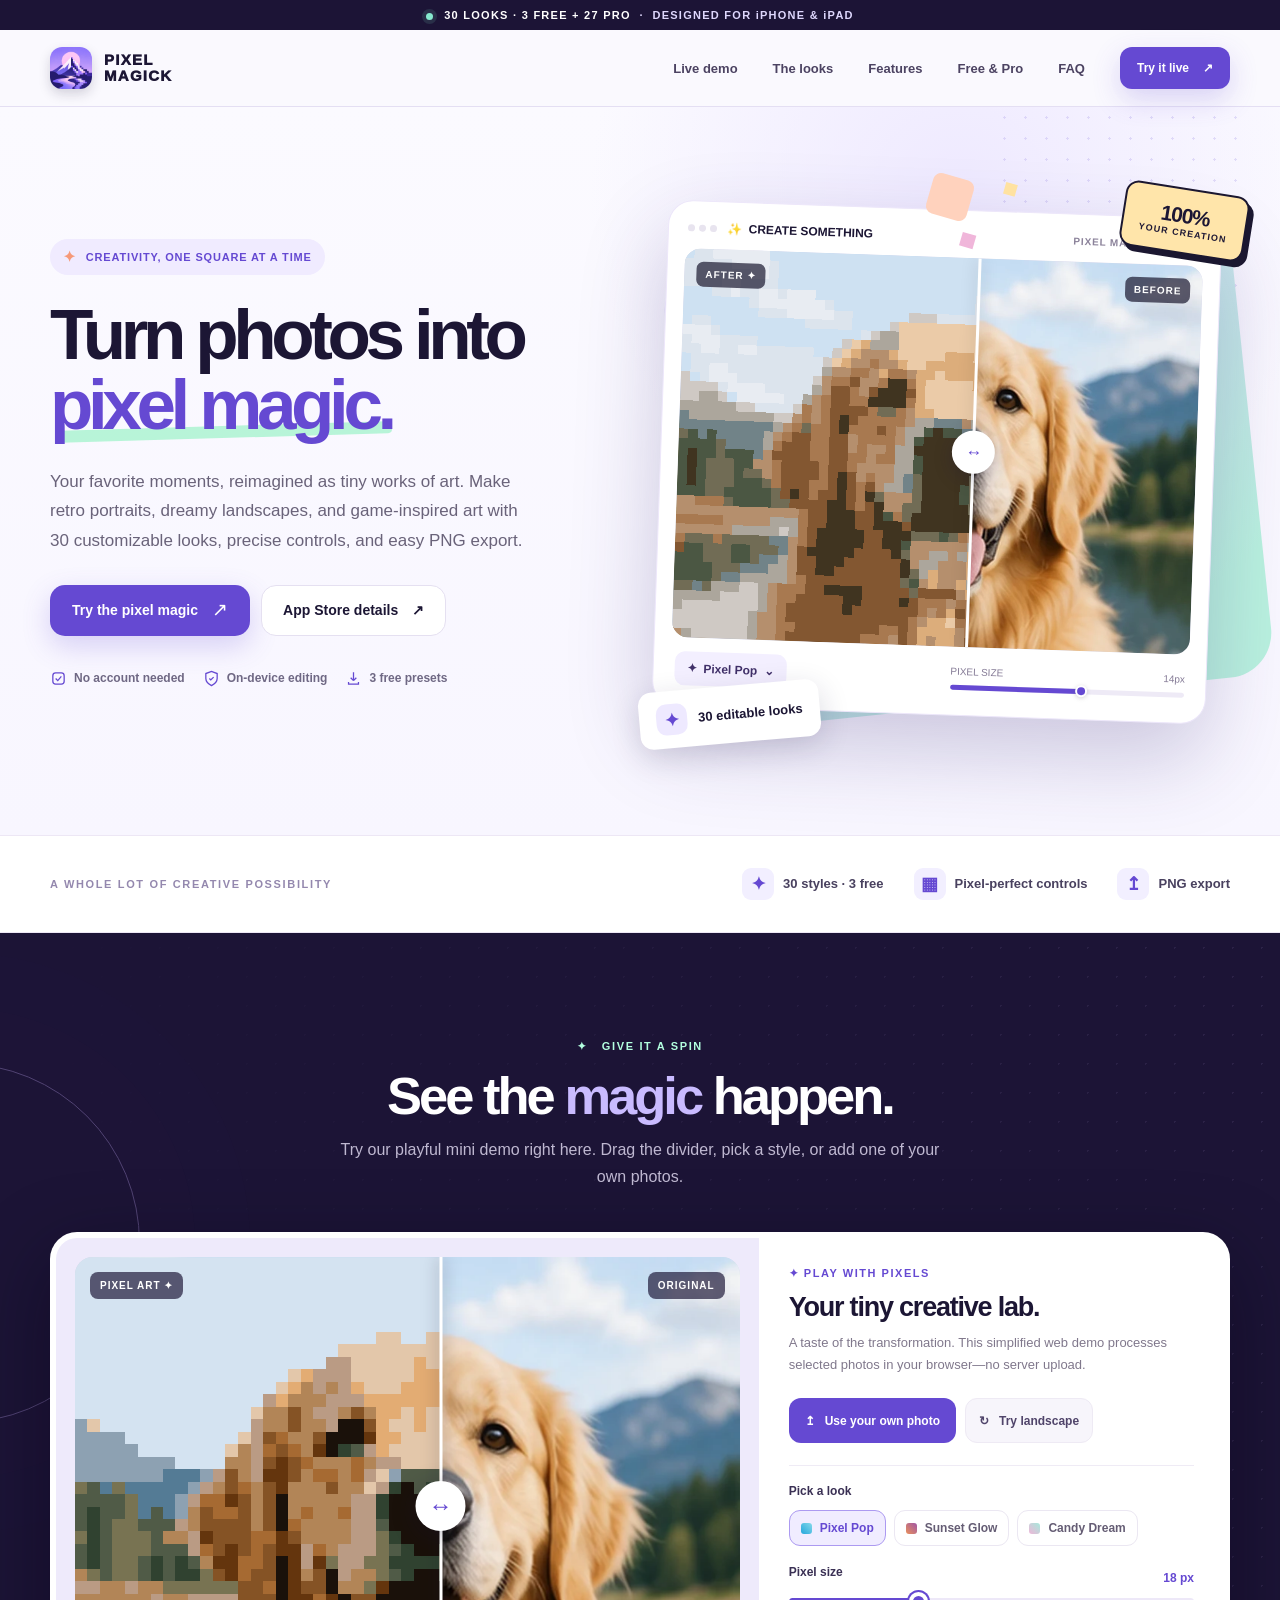
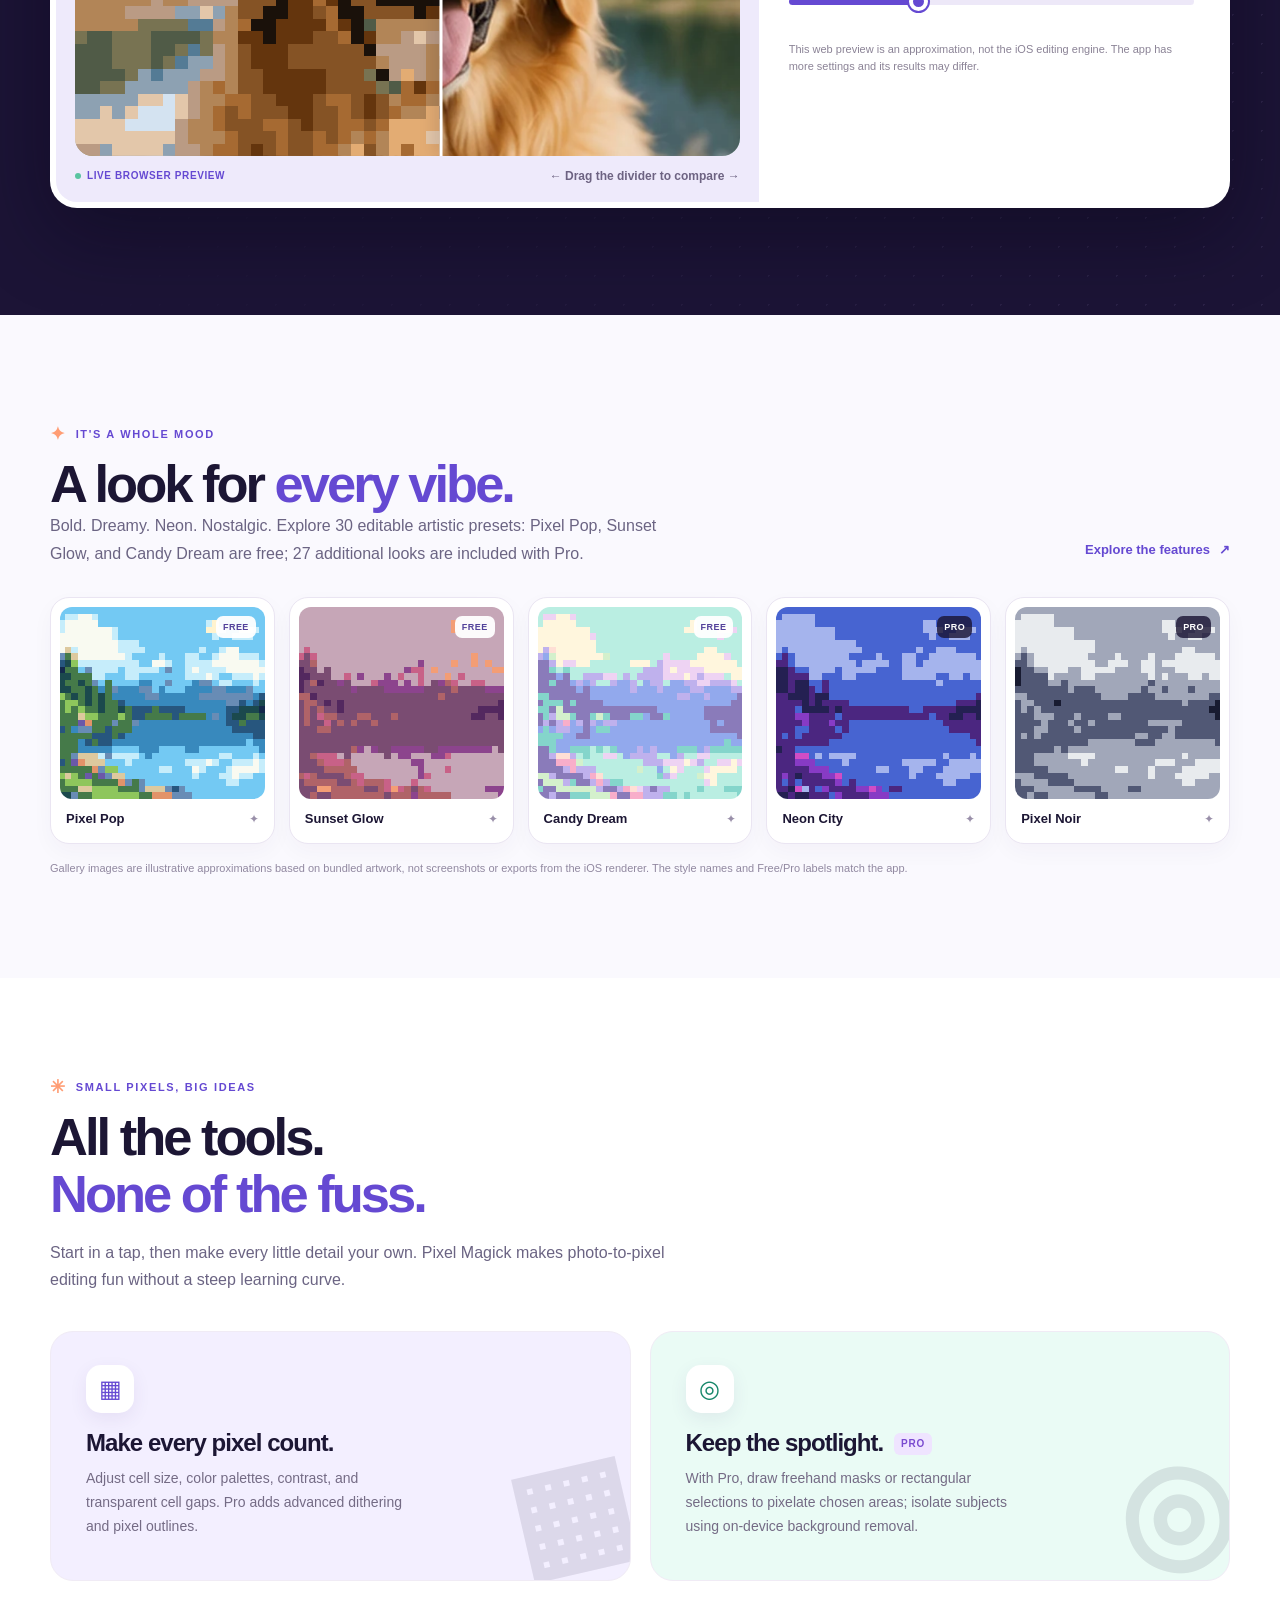
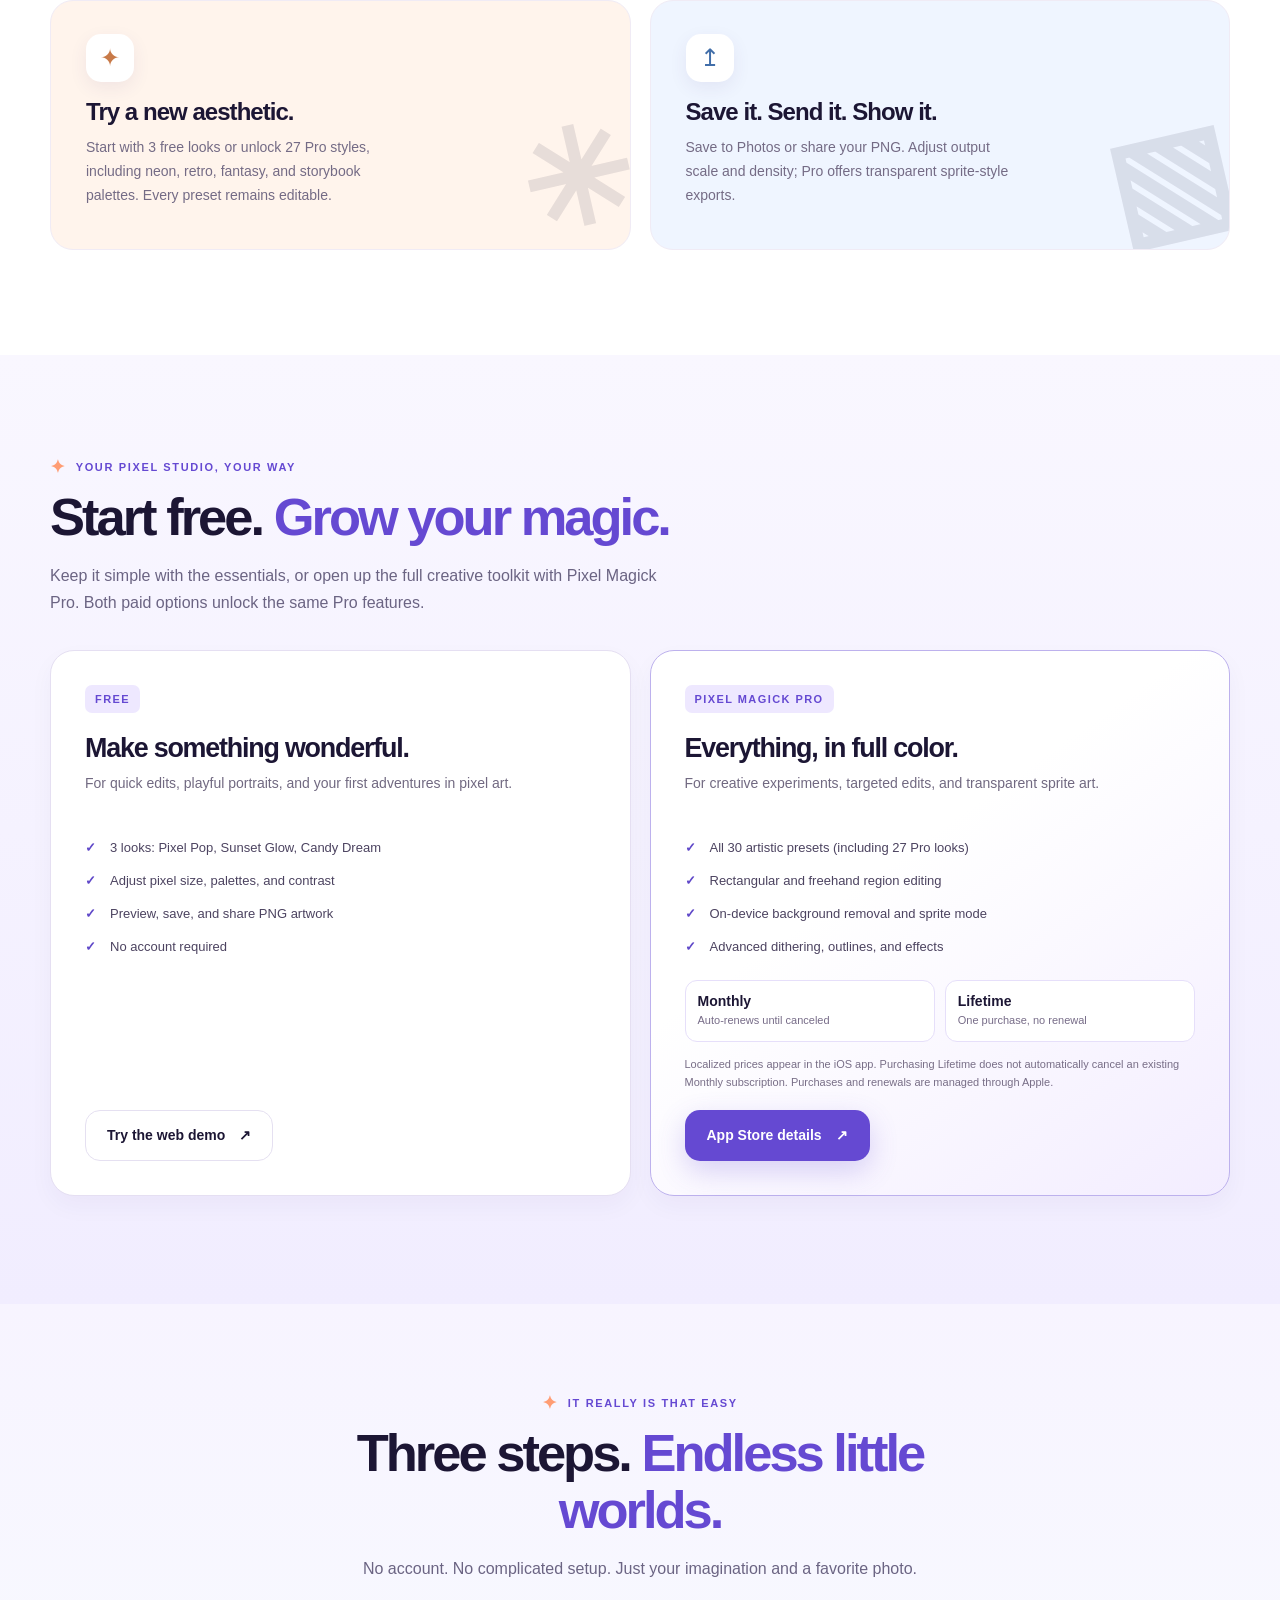
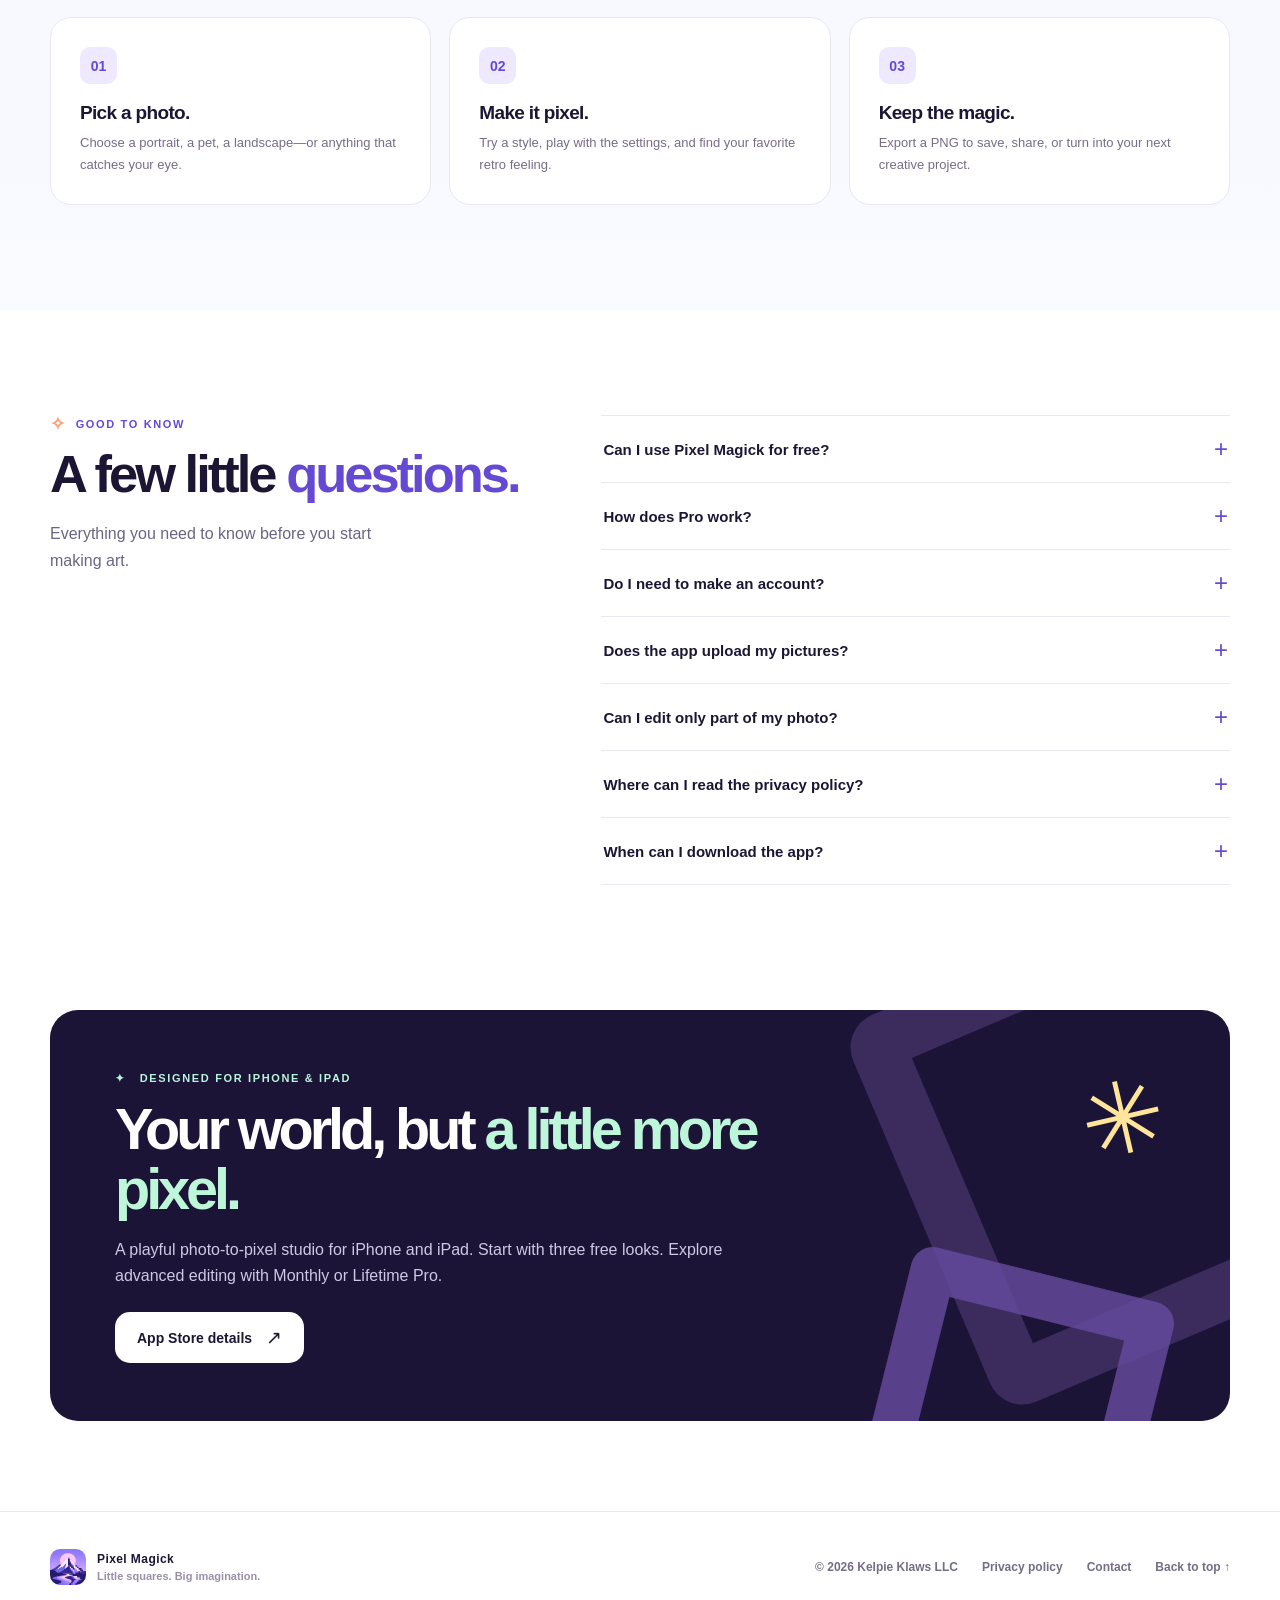
<file: index.html>
<!doctype html>
<html lang="en">
<head>
  <meta charset="utf-8">
  <meta name="viewport" content="width=device-width, initial-scale=1">
  <meta name="theme-color" content="#faf8ff">
  <meta name="color-scheme" content="light">
  <meta name="description" content="Pixel Magick for iPhone and iPad turns photos into pixel art with 30 editable looks, free tools, Pro region editing, on-device background removal, and PNG export.">
  <meta property="og:title" content="Pixel Magick — Turn photos into pixel magic">
  <meta property="og:description" content="30 creative pixel-art presets, precise controls, on-device editing, and PNG export on iPhone and iPad. Try the browser preview.">
  <meta property="og:type" content="website">
  <meta name="apple-mobile-web-app-title" content="Pixel Magick">
  <meta property="og:site_name" content="Pixel Magick">
  <meta name="robots" content="index, follow">
  <link rel="icon" type="image/png" href="icon.png">
  <title>Pixel Magick — Turn Photos into Pixel Magic</title>
  <style>
    :root {
      --ink:#1c1634; --muted:#6b6483; --purple:#6549d2; --purple-dark:#4d32b4;
      --lavender:#eee9ff; --light:#fbfaff; --border:#e5e0f1; --deep:#1c1436;
      --mint:#b7f0db; --peach:#ffd2bd; --yellow:#ffe8a0;
      --shadow:0 24px 80px rgba(41,30,79,.12);
    }
    *,*::before,*::after {box-sizing:border-box}
    html {scroll-behavior:smooth;scroll-padding-top:95px}
    body {margin:0;background:#faf9fe;color:var(--ink);font-family:-apple-system,BlinkMacSystemFont,"Segoe UI",Inter,Roboto,Arial,sans-serif;-webkit-font-smoothing:antialiased}
    button,input {font:inherit}
    button {cursor:pointer}
    a {text-decoration:none;color:inherit}
    img,canvas,svg {max-width:100%}
    button:focus-visible,a:focus-visible,input:focus-visible,summary:focus-visible {outline:3px solid #a998ff;outline-offset:4px}
    .sr-only {position:absolute;width:1px;height:1px;padding:0;margin:-1px;overflow:hidden;clip:rect(0,0,0,0);white-space:nowrap;border:0}
    .container {width:min(1180px,calc(100% - 48px));margin-inline:auto}
    .dot-field {background-image:radial-gradient(#d9d0f4 1.15px,transparent 1.15px);background-size:22px 22px}
    .eyebrow {display:inline-flex;align-items:center;gap:9px;font-size:11px;font-weight:850;letter-spacing:.15em;text-transform:uppercase}
    .eyebrow .spark {font-size:18px;color:#ff9d74;line-height:1}
    .eyebrow.purple {color:var(--purple)}
    .heading {font-size:clamp(2.15rem,4.1vw,3.65rem);line-height:1.08;letter-spacing:-.057em;margin:12px 0 17px;font-weight:850}
    .heading em {font-style:normal;color:var(--purple)}
    .section-lead {font-size:16px;line-height:1.7;color:var(--muted);max-width:630px;margin:0}
    .button {min-height:51px;display:inline-flex;justify-content:center;align-items:center;gap:14px;border:1px solid transparent;border-radius:15px;font-size:14px;font-weight:820;padding:14px 21px;white-space:nowrap;transition:transform .2s,box-shadow .2s,background .2s}
    .button:hover {transform:translateY(-2px)}
    .button-primary {background:var(--purple);color:white;box-shadow:0 10px 28px rgba(101,73,210,.23)}
    .button-primary:hover {background:var(--purple-dark);box-shadow:0 15px 30px rgba(101,73,210,.3)}
    .button-outline {background:white;border-color:var(--border);color:var(--ink)}
    .button-outline:hover {background:#f3f0ff}
    .button-white {background:white;color:var(--ink)}
    .button-arrow {font-size:19px;font-weight:500;line-height:0}

    /* Product status and navigation */
    .announcement {background:var(--deep);color:#ded7fd;text-align:center;padding:9px 12px;font-size:11px;font-weight:700;letter-spacing:.115em}
    .announcement strong {color:white}
    .announcement i {display:inline-block;vertical-align:middle;width:7px;height:7px;background:#86e9ce;border-radius:50%;margin-right:11px;box-shadow:0 0 0 4px rgba(134,233,206,.12)}
    .header-wrap {position:sticky;top:0;z-index:50;backdrop-filter:blur(18px);-webkit-backdrop-filter:blur(18px);background:rgba(250,249,254,.92);border-bottom:1px solid rgba(225,219,241,.85)}
    .site-header {min-height:76px;display:flex;align-items:center;justify-content:space-between;gap:20px}
    .brand {display:inline-flex;align-items:center;gap:12px;flex-shrink:0}
    .brand-icon {width:42px;height:42px;border-radius:12px;box-shadow:0 5px 12px rgba(26,20,54,.17)}
    .brand-wordmark {font-size:15px;letter-spacing:.085em;font-weight:950;line-height:1.05}
    .brand-wordmark span {display:block}
    .nav-links {display:flex;align-items:center;gap:35px;margin-left:auto;margin-right:15px}
    .nav-links a {font-size:13px;font-weight:700;color:#4c4362;transition:color .18s}
    .nav-links a:hover {color:var(--purple)}
    .header-cta {min-height:42px;padding:10px 16px;border-radius:12px;font-size:12px}
    .mobile-toggle {display:none;width:42px;height:42px;align-items:center;justify-content:center;border-radius:12px;border:1px solid var(--border);background:white;font-size:22px;color:var(--ink)}

    /* Main hero */
    .hero-backdrop {position:relative;overflow:hidden;background:radial-gradient(circle at 75% 12%,#eee9ff 0,transparent 32%),linear-gradient(180deg,#fbfaff 0%,#f8f6ff 100%)}
    .hero-backdrop:before {content:"";position:absolute;top:0;right:2%;width:260px;height:390px;opacity:.32;background-image:radial-gradient(#aea1e8 1.3px,transparent 1.3px);background-size:21px 21px;pointer-events:none}
    .hero {position:relative;display:grid;grid-template-columns:1fr 1.03fr;gap:46px;align-items:center;min-height:650px;padding-top:76px;padding-bottom:92px}
    .hero-copy {position:relative;z-index:2}
    .hero-kicker {display:inline-flex;align-items:center;gap:9px;background:#f0ebff;color:var(--purple);padding:9px 13px;border-radius:999px;font-size:11px;letter-spacing:.075em;font-weight:850;margin-bottom:25px}
    .hero-kicker::before {content:"✦";font-size:15px;color:#f69979}
    .hero-title {font-size:clamp(3.5rem,5.55vw,5.75rem);font-weight:900;line-height:.99;letter-spacing:-.076em;margin:0 0 26px;max-width:580px}
    .hero-title .gradient-word {display:inline-block;color:var(--purple);position:relative;z-index:0}
    .hero-title .gradient-word::after {content:"";position:absolute;bottom:3px;left:2%;right:0;height:12px;background:rgba(178,245,213,.92);transform:rotate(-1.7deg);border-radius:4px;z-index:-1}
    .hero-description {font-size:17px;line-height:1.75;color:#6a637a;max-width:485px;margin:0 0 29px}
    .hero-actions {display:flex;align-items:center;gap:11px;flex-wrap:wrap}
    .hero-note {display:flex;align-items:center;gap:18px;flex-wrap:wrap;margin-top:34px;font-size:12px;color:#6f6884;font-weight:650}
    .hero-note span {display:inline-flex;align-items:center;gap:7px}
    .hero-note svg {color:var(--purple)}
    .hero-visual {position:relative;padding:26px 16px 28px 5px;min-width:0;isolation:isolate}
    .hero-visual::before {content:"";position:absolute;inset:10% -4% 7% 5%;background:linear-gradient(145deg,#dfd5ff,#b9f1df 85%);border-radius:45px;transform:rotate(-6deg);z-index:-1}
    .hero-visual::after {content:"";position:absolute;inset:-7px 45% auto auto;width:42px;height:42px;background:var(--peach);box-shadow:56px -24px 0 -15px #ffe2a1,29px 37px 0 -14px #f0b6da;transform:rotate(16deg);border-radius:8px;z-index:1}
    .mock-app {background:#fff;border:1px solid #ede7fa;border-radius:25px;padding:17px;box-shadow:0 35px 85px rgba(54,39,114,.23);transform:rotate(2deg)}
    .mock-top {display:flex;align-items:center;gap:10px;font-size:12px;font-weight:850;padding:2px 2px 14px}
    .mock-top .dots {display:flex;gap:4px}
    .mock-top .dots b {display:inline-block;width:7px;height:7px;border-radius:50%;background:#e8e4ef}
    .mock-top .mock-label {margin-left:auto;letter-spacing:.085em;font-size:10px;color:#8b829a}
    .mock-image {position:relative;overflow:hidden;aspect-ratio:4/3;border-radius:16px;background:#d7d7ea}
    .mock-image img {position:absolute;inset:0;width:100%;height:100%;object-fit:cover}
    .mock-image img.pixel {clip-path:inset(0 43% 0 0);image-rendering:pixelated}
    .mock-image:after {content:"";position:absolute;left:57%;top:0;height:100%;width:3px;transform:translateX(-50%);background:white;box-shadow:0 0 16px rgba(0,0,0,.25)}
    .mock-image .drag-knob {position:absolute;left:57%;top:50%;transform:translate(-50%,-50%);z-index:2;width:43px;height:43px;display:grid;place-items:center;background:white;border-radius:50%;border:4px solid white;box-shadow:0 5px 18px #1d173c44;color:var(--purple);font-weight:800;font-size:17px}
    .mock-image .mock-badge {position:absolute;top:13px;z-index:3;background:rgba(20,17,40,.68);color:white;font-size:10px;letter-spacing:.1em;font-weight:750;border-radius:7px;padding:7px 9px}
    .mock-image .mock-badge.before {right:12px}.mock-image .mock-badge.after {left:12px}
    .mock-controls {display:flex;align-items:center;gap:20px;justify-content:space-between;margin:14px 4px 3px;font-size:12px}
    .mock-preset {display:flex;align-items:center;gap:7px;font-weight:850;color:#403069;background:#f3efff;padding:10px 12px;border-radius:10px;white-space:nowrap}
    .mock-slider {min-width:125px;width:46%;font-size:11px;color:#857b96}
    .mock-slider small {display:flex;justify-content:space-between;font-size:10px}
    .mock-line {height:5px;border-radius:99px;background:#eeeaf6;position:relative;margin-top:8px}
    .mock-line i {display:block;width:56%;height:100%;border-radius:99px;background:var(--purple)}
    .mock-line::after {content:"";position:absolute;left:56%;top:50%;transform:translate(-50%,-50%);height:12px;width:12px;background:var(--purple);border:2px solid #fff;border-radius:50%;box-shadow:0 1px 4px #6664}
    .float-sticker {position:absolute;top:5px;right:-17px;z-index:2;background:#ffe5aa;border:2px solid #1b1730;box-shadow:5px 5px 0 #1b1730;transform:rotate(9deg);padding:14px 16px;border-radius:13px;text-align:center}
    .float-sticker strong {display:block;font-size:21px;letter-spacing:-.055em}.float-sticker small {display:block;font-size:9px;font-weight:900;letter-spacing:.12em}
    .float-pill {position:absolute;bottom:0;left:-16px;z-index:2;display:flex;align-items:center;gap:11px;background:white;border-radius:13px;box-shadow:0 9px 30px rgba(34,26,69,.16);padding:13px 17px;font-size:13px;font-weight:800;transform:rotate(-5deg)}
    .float-pill i {display:grid;place-items:center;background:#eee9ff;border-radius:10px;width:31px;height:31px;color:var(--purple);font-style:normal;font-size:18px}
    .confidence-band {border-top:1px solid #ede7f5;border-bottom:1px solid #ede7f5;background:#fff}
    .confidence-inner {min-height:96px;display:flex;justify-content:space-between;align-items:center;gap:20px;flex-wrap:wrap}
    .confidence-inner .confidence-label {font-size:11px;font-weight:900;color:#9488ae;letter-spacing:.15em}
    .confidence-items {display:flex;align-items:center;gap:30px;flex-wrap:wrap}
    .confidence-items div {display:flex;align-items:center;gap:9px;font-size:13px;font-weight:800;color:#49415f}
    .confidence-items .icon-bubble {width:32px;height:32px;display:grid;place-items:center;background:#f2efff;border-radius:9px;color:var(--purple);font-size:18px}

    /* Interactive playground */
    .playground-section {padding:103px 0 107px;background:var(--deep);color:white;position:relative;overflow:hidden}
    .playground-section::before {content:"";position:absolute;width:360px;height:360px;border:1px solid #514373;border-radius:50%;left:-220px;top:130px;box-shadow:0 0 0 55px #281e480d,0 0 0 110px #281e4817;pointer-events:none}
    .playground-section::after {content:"";position:absolute;inset:0;opacity:.3;background-image:radial-gradient(#544772 1px,transparent 1px);background-size:29px 29px;mask-image:linear-gradient(90deg,transparent,black);pointer-events:none}
    .playground-inner {position:relative;z-index:1}
    .playground-intro {text-align:center;margin-bottom:42px}
    .playground-intro .eyebrow {color:#b3ffdf}
    .playground-intro .heading {margin:14px auto 13px}
    .playground-intro .heading em {color:#c9bbff}
    .playground-intro p {color:#bfb8d1;font-size:16px;line-height:1.65;max-width:600px;margin:0 auto}
    .demo-shell {background:#fff;border-radius:27px;box-shadow:0 25px 80px #0805156b;display:grid;grid-template-columns:minmax(0,1.48fr) minmax(315px,.98fr);overflow:hidden;color:var(--ink);border:6px solid rgba(255,255,255,.12)}
    .demo-preview-col {background:#eeeafb;padding:19px;min-width:0;display:flex;flex-direction:column;gap:13px}
    .compare-stage {position:relative;width:100%;aspect-ratio:4/3;overflow:hidden;background:linear-gradient(140deg,#e2d9fa,#ccead9);border-radius:18px;--split:55%;user-select:none;touch-action:pan-y}
    .compare-stage canvas {position:absolute;inset:0;width:100%;height:100%;display:block}
    .compare-stage #pixelCanvas {clip-path:inset(0 calc(100% - var(--split)) 0 0);image-rendering:pixelated}
    .compare-line {position:absolute;top:0;bottom:0;left:var(--split);width:3px;z-index:3;transform:translateX(-50%);background:white;box-shadow:0 0 16px #16102a88;pointer-events:none}
    .compare-grip {position:absolute;top:50%;left:50%;transform:translate(-50%,-50%);width:50px;height:50px;border-radius:50%;background:white;border:4px solid white;box-shadow:0 5px 25px #18102f4d;display:grid;place-items:center;color:var(--purple);font-size:24px;font-weight:800}
    .compare-range {position:absolute;inset:0;width:100%;height:100%;margin:0;z-index:5;cursor:ew-resize;opacity:0;-webkit-appearance:none;appearance:none}
    .compare-range:focus-visible {opacity:1;outline:3px solid #b8f6de;outline-offset:-4px}
    .compare-range::-webkit-slider-thumb {-webkit-appearance:none;appearance:none;width:38px;height:38px}
    .compare-range::-moz-range-thumb {appearance:none;width:38px;height:38px;border:0}
    .compare-label {position:absolute;z-index:2;top:15px;display:inline-block;color:white;background:rgba(25,19,52,.67);padding:8px 10px;border-radius:8px;font-size:10px;font-weight:880;letter-spacing:.10em;pointer-events:none}
    .compare-label.left {left:15px}.compare-label.right {right:15px}
    .demo-preview-hint {display:flex;justify-content:space-between;align-items:center;gap:10px;font-size:12px;color:#6d6382;font-weight:650}
    .demo-preview-hint strong {display:inline-flex;align-items:center;gap:6px;color:var(--purple);font-size:10px;letter-spacing:.06em}
    .demo-preview-hint strong:before {content:"";width:6px;height:6px;background:#59c4a0;border-radius:50%}
    .demo-controls {padding:29px 30px;display:flex;flex-direction:column}
    .demo-label {display:inline-flex;align-items:center;gap:8px;font-size:11px;text-transform:uppercase;letter-spacing:.14em;color:var(--purple);font-weight:850}
    .demo-controls h3 {font-size:27px;letter-spacing:-.045em;line-height:1.17;margin:12px 0 8px}
    .demo-controls .demo-desc {font-size:13px;line-height:1.7;color:#80788c;margin:0 0 22px}
    .demo-choice-row {display:flex;gap:9px;flex-wrap:wrap}
    .button-file {background:var(--purple);color:#fff;border:1px solid transparent;border-radius:12px;min-height:45px;padding:12px 15px;font-size:12px;font-weight:800}
    .button-file:hover {background:var(--purple-dark)}
    .button-sample {background:#f7f5fb;color:#50446a;border:1px solid #eeeaf4;border-radius:12px;min-height:45px;padding:12px 13px;font-size:12px;font-weight:800}
    .button-sample:hover {background:#eee9fa}
    .demo-rule {border:0;border-top:1px solid #efebf5;margin:22px 0 18px}
    .field-label {display:block;font-size:12px;font-weight:850;color:#3a3054;margin:0 0 12px}
    .chip-set {display:flex;flex-wrap:wrap;gap:8px;margin-bottom:19px}
    .style-chip {display:inline-flex;align-items:center;gap:8px;border:1px solid #ebe7f2;background:#fff;color:#655d74;font-size:12px;padding:10px 11px;border-radius:11px;font-weight:750;transition:background .16s,border-color .16s}
    .style-chip.active {color:var(--purple);background:#f0ecff;border-color:#ac9af1}
    .style-chip:hover {background:#f8f6ff}
    .style-chip i {height:11px;width:11px;border-radius:3px;display:inline-block;background:linear-gradient(45deg,#24a6dc,#85d9ea)}
    .style-chip[data-style="sunset"] i {background:linear-gradient(45deg,#e9905b,#a056a5)}
    .style-chip[data-style="candy"] i {background:linear-gradient(45deg,#efb6d8,#a6e9db)}
    .slider-heading {display:flex;justify-content:space-between;align-items:center;gap:12px}
    .slider-heading output {font-size:12px;color:var(--purple);font-weight:850}
    .pixel-slider {appearance:none;-webkit-appearance:none;width:100%;height:7px;background:linear-gradient(90deg,var(--purple) 36%,#ede8f8 36%);border-radius:30px;cursor:pointer;margin:7px 0 24px}
    .pixel-slider::-webkit-slider-thumb {-webkit-appearance:none;appearance:none;width:19px;height:19px;border:4px solid white;box-shadow:0 0 0 2px var(--purple);border-radius:50%;background:var(--purple)}
    .pixel-slider::-moz-range-thumb {width:12px;height:12px;border:4px solid white;box-shadow:0 0 0 2px var(--purple);border-radius:50%;background:var(--purple)}
    .demo-fineprint {font-size:11px;color:#8b8396;line-height:1.55;margin:12px 0 0}
    .demo-status {font-size:12px;color:#644bbb;min-height:17px;line-height:1.4;margin:10px 0 0}

    /* Looks and style gallery */
    .styles-section {padding:110px 0 100px;background:#faf9fe}
    .section-top {display:flex;align-items:flex-end;justify-content:space-between;gap:18px;margin-bottom:30px}
    .section-top .heading {margin-bottom:0}
    .section-link {display:inline-flex;gap:9px;align-items:center;color:var(--purple);font-size:13px;font-weight:850;padding:10px 0;white-space:nowrap}
    .styles-grid {display:grid;grid-template-columns:repeat(5,minmax(0,1fr));gap:14px}
    .style-card {border:1px solid #eae5f2;border-radius:19px;padding:9px 9px 17px;background:#fff;box-shadow:0 8px 22px rgba(50,36,83,.035);transition:transform .22s,box-shadow .22s;min-width:0}
    .style-card:hover {transform:translateY(-5px);box-shadow:0 15px 32px rgba(50,36,83,.11)}
    .style-card .image-holder {border-radius:12px;aspect-ratio:1/.94;position:relative;overflow:hidden;background:#e9e8f1}
    .style-card img {width:100%;height:100%;display:block;object-fit:cover;image-rendering:pixelated;transition:transform .3s}
    .style-card:hover img {transform:scale(1.05)}
    .style-card .mini-tag {position:absolute;right:9px;top:9px;border-radius:7px;background:rgba(25,19,50,.8);color:#fff;font-size:9px;font-weight:900;letter-spacing:.05em;padding:6px 7px}
    .style-card .mini-tag.free {background:rgba(255,255,255,.94);color:#52419a}
    .style-card .card-meta {display:flex;justify-content:space-between;align-items:center;gap:7px;padding:12px 6px 0}
    .style-card .card-meta strong {font-size:13px;font-weight:850}
    .style-card .card-meta span {color:#998fa9;font-size:12px}
    .gallery-footnote {font-size:11px;line-height:1.6;color:#9188a0;margin:16px 0 0}

    /* Feature cards */
    .features-section {padding:100px 0 105px;background:#fff}
    .features-grid {margin-top:37px;display:grid;grid-template-columns:repeat(2,minmax(0,1fr));gap:19px}
    .feature-card {min-height:250px;position:relative;overflow:hidden;border-radius:23px;padding:33px 35px;border:1px solid #f0ebf5}
    .feature-card h3 {font-size:24px;margin:16px 0 10px;line-height:1.2;letter-spacing:-.04em}
    .feature-card p {margin:0;max-width:330px;font-size:14px;line-height:1.7;color:#746b85}
    .feature-card .glyph {display:grid;place-items:center;width:48px;height:48px;border-radius:15px;background:#fff;font-size:24px;color:var(--purple);box-shadow:0 6px 18px #4d328014}
    .feature-card:nth-child(1) {background:#f3efff}.feature-card:nth-child(2) {background:#eafbf5}
    .feature-card:nth-child(3) {background:#fff4ec}.feature-card:nth-child(4) {background:#eff5ff}
    .feature-card .decoration {position:absolute;right:-2px;bottom:-8px;font-size:132px;opacity:.1;transform:rotate(-13deg);font-weight:900;pointer-events:none}
    .feature-card:nth-child(2) .glyph {color:#17876a}.feature-card:nth-child(3) .glyph {color:#c87a48}.feature-card:nth-child(4) .glyph {color:#416ea9}
    .pro-chip {display:inline-block;vertical-align:middle;font-size:10px;font-weight:900;letter-spacing:.08em;color:#7a4bd0;background:#efe4ff;padding:5px 7px;border-radius:6px;margin-left:5px}

    /* Steps */
    .steps-section {padding:90px 0 105px;background:linear-gradient(180deg,#f7f4ff,#f8fbff)}
    .steps-head {text-align:center;max-width:660px;margin:0 auto 35px}
    .steps-head .section-lead {margin:0 auto}
    .steps-grid {display:grid;grid-template-columns:repeat(3,1fr);gap:18px}
    .step {position:relative;background:#fff;border:1px solid #ebe6f3;border-radius:21px;padding:29px;min-height:185px}
    .step-number {display:grid;place-items:center;width:37px;height:37px;border-radius:10px;background:#eee9ff;color:var(--purple);font-size:14px;font-weight:900}
    .step h3 {font-size:19px;letter-spacing:-.035em;margin:18px 0 8px}
    .step p {margin:0;font-size:13px;line-height:1.65;color:#776d87}

    /* Frequently asked questions */
    .faq-section {padding:105px 0;background:white}
    .faq-layout {display:grid;grid-template-columns:minmax(0,.75fr) minmax(0,1fr);gap:80px}
    .faq-copy .section-lead {max-width:350px}
    .faq-item {border-bottom:1px solid #ebe7f2}
    .faq-item:first-child {border-top:1px solid #ebe7f2}
    .faq-item summary {cursor:pointer;display:flex;align-items:center;justify-content:space-between;gap:15px;padding:19px 2px;list-style:none;font-size:15px;font-weight:790}
    .faq-item summary::-webkit-details-marker {display:none}
    .faq-item summary::after {content:"+";font-size:24px;font-weight:350;color:var(--purple);transition:transform .2s}
    .faq-item[open] summary::after {content:"−"}
    .faq-item p {margin:-3px 18px 20px 2px;font-size:13px;line-height:1.8;color:#70687e}

    /* Final call to action */
    .final-wrap {padding:20px 0 90px;background:white}
    .final-cta {position:relative;overflow:hidden;border-radius:28px;min-height:322px;padding:58px 65px;background:var(--deep);color:#fff;display:flex;align-items:center;justify-content:space-between;gap:25px}
    .final-cta::before {content:"";position:absolute;right:-95px;top:-80px;width:420px;height:420px;border:55px solid #443368;border-radius:35px;transform:rotate(-23deg);opacity:.8}
    .final-cta::after {content:"";position:absolute;right:80px;bottom:-120px;width:270px;height:270px;border:45px solid #674ca1;border-radius:22px;transform:rotate(14deg);opacity:.8}
    .final-content {position:relative;z-index:1;max-width:650px}
    .final-content h2 {font-size:clamp(2.45rem,4.5vw,4.2rem);font-weight:900;letter-spacing:-.07em;line-height:1.03;margin:14px 0 18px}
    .final-content h2 em {font-style:normal;color:#bdf6d9}
    .final-content p {color:#d0c7e4;margin:0 0 24px;line-height:1.6}
    .final-cta .final-star {z-index:1;align-self:flex-start;font-size:100px;line-height:1;color:#ffe59b;transform:rotate(-13deg)}
    .site-footer {background:#fff;border-top:1px solid #ebe6f2}
    .footer-content {min-height:110px;display:flex;align-items:center;justify-content:space-between;gap:20px;flex-wrap:wrap}
    .footer-brand {display:flex;align-items:center;gap:11px;font-size:12px;font-weight:850;letter-spacing:.035em}
    .footer-brand img {height:36px;width:36px;border-radius:10px}
    .footer-brand small {display:block;font-size:11px;font-weight:550;color:#9990a7;letter-spacing:0;margin-top:4px}
    .footer-links {display:flex;align-items:center;gap:24px;font-size:12px;font-weight:720;color:#756d85}
    .footer-links button {background:none;border:0;padding:6px 0;color:inherit;font-size:12px;font-weight:720}
    .footer-links a:hover,.footer-links button:hover {color:var(--purple)}

    /* Local privacy and coming-soon dialogs */
    dialog {color:var(--ink);border:0;border-radius:22px;box-shadow:0 28px 110px #1a113a7a;padding:0;width:min(620px,calc(100% - 24px));max-height:calc(100dvh - 40px);overflow:auto}
    dialog::backdrop {background:rgba(24,16,50,.65);backdrop-filter:blur(4px)}
    .dialog-inside {padding:30px 34px 34px}
    .dialog-head {display:flex;justify-content:space-between;align-items:center;gap:12px}
    .dialog-head h2 {font-size:29px;line-height:1.15;letter-spacing:-.045em;margin:0}
    .dialog-close {display:grid;place-items:center;width:36px;height:36px;font-size:22px;border:1px solid #e4dff0;border-radius:10px;background:#f6f4fb}
    .dialog-inside p,.dialog-inside li {font-size:13px;line-height:1.75;color:#746b87}
    .dialog-inside h3 {font-size:15px;margin:22px 0 6px}
    .legal-reminder {background:#fff5e1;color:#654b24;border-radius:10px;padding:10px 12px;font-size:12px;font-weight:720;line-height:1.5;margin:16px 0}
    .dialog-inside .button {margin-top:14px}

    /* Narrow layouts */
    @media (max-width:1050px) {
      .nav-links {gap:20px}
      .hero {gap:20px;min-height:580px}
      .hero-title {font-size:clamp(3.35rem,5.6vw,5rem)}
      .float-sticker {right:-4px}
      .confidence-inner {justify-content:center;padding-block:24px}
      .confidence-items {justify-content:center}
      .demo-shell {grid-template-columns:1.2fr 1fr}
      .demo-controls {padding:25px 23px}
      .styles-grid {gap:10px}
      .style-card .card-meta strong {font-size:12px}
    }
    @media (max-width:780px) {
      .container {width:min(100% - 36px,680px)}
      .site-header {min-height:67px}
      .nav-links {display:none;position:absolute;top:100%;left:0;right:0;z-index:20;margin:0;background:#fff;border-bottom:1px solid var(--border);padding:16px 24px;box-shadow:0 15px 25px #16102c1a;flex-direction:column;align-items:flex-start;gap:4px}
      .nav-links.open {display:flex}
      .nav-links a {width:100%;padding:11px 0;font-size:14px}
      .mobile-toggle {display:flex}
      .header-cta {margin-left:auto}
      .hero {display:flex;flex-direction:column;align-items:stretch;gap:18px;padding-block:65px 72px}
      .hero-copy {text-align:left}
      .hero-title {font-size:clamp(3.6rem,10vw,5.2rem)}
      .hero-description {max-width:550px}
      .hero-visual {width:min(100%,575px);margin:auto;padding:26px 16px 15px 16px}
      .float-pill {left:3px}
      .float-sticker {right:3px}
      .demo-shell {grid-template-columns:1fr}
      .demo-controls {padding:30px}
      .demo-preview-col {padding:17px}
      .styles-grid {grid-template-columns:repeat(3,minmax(0,1fr));gap:12px}
      .faq-layout {grid-template-columns:1fr;gap:27px}
      .final-cta {padding:42px 35px;min-height:300px}
      .final-cta .final-star {font-size:60px}
    }
    @media (max-width:540px) {
      .announcement {font-size:10px;letter-spacing:.07em}
      .brand-wordmark {font-size:13px}
      .brand-icon {width:36px;height:36px;border-radius:10px}
      .header-cta {display:none}
      .hero {padding-top:48px;padding-bottom:63px}
      .hero-kicker {margin-bottom:20px}
      .hero-title {font-size:clamp(3.35rem,14vw,4.55rem)}
      .hero-description {font-size:15px}
      .hero-actions .button {flex:1 1 auto;font-size:12px;min-height:49px;padding:10px 13px}
      .hero-note {gap:13px;font-size:11px;margin-top:24px}
      .hero-visual {padding:26px 5px 20px}
      .mock-app {padding:11px;border-radius:19px}
      .mock-image {border-radius:12px}
      .mock-controls {gap:9px}
      .mock-preset {font-size:10px;padding:8px}
      .mock-slider {min-width:85px}
      .float-sticker {top:3px;right:-1px;padding:9px 10px}.float-sticker strong {font-size:16px}.float-sticker small {font-size:7px}
      .float-pill {bottom:0;left:0;padding:9px 12px;font-size:11px}
      .confidence-inner {padding-block:22px;gap:12px}.confidence-items {gap:13px}.confidence-items div {font-size:11px}
      .confidence-inner .confidence-label {font-size:10px}
      .playground-section,.styles-section,.features-section,.faq-section {padding-block:73px}
      .demo-preview-col {padding:10px}
      .demo-preview-hint {font-size:10px}.compare-label {font-size:9px;padding:6px}
      .demo-controls {padding:23px 21px}
      .demo-controls h3 {font-size:24px}
      .demo-rule {margin:17px 0}
      .styles-grid {grid-template-columns:repeat(2,minmax(0,1fr));gap:12px}
      .section-top {align-items:start;flex-direction:column}
      .features-grid {grid-template-columns:1fr;gap:12px}
      .feature-card {padding:29px;min-height:226px}
      .steps-section {padding:72px 0}
      .steps-grid {grid-template-columns:1fr;gap:12px}.step {min-height:0}
      .final-wrap {padding:10px 0 55px}
      .final-cta {padding:36px 27px;min-height:300px}
      .final-cta .final-star {position:absolute;right:18px;top:19px;font-size:40px}
      .final-content h2 {font-size:clamp(2.3rem,10vw,3.2rem)}
      .footer-content {padding-block:22px}.footer-links {flex-wrap:wrap;gap:15px}
      .dialog-inside {padding:26px 23px}
    }

    /* Current Free/Pro offerings */
    .plans-section {padding:103px 0 108px;background:linear-gradient(180deg,#f9f7ff,#f1edff)}
    .plans-intro {max-width:710px;margin-bottom:33px}
    .plans-grid {display:grid;grid-template-columns:repeat(2,minmax(0,1fr));gap:19px}
    .plan-card {display:flex;flex-direction:column;align-items:flex-start;padding:34px;border:1px solid #e5dff2;background:white;border-radius:24px;box-shadow:0 10px 25px rgba(47,29,94,.04)}
    .plan-card.premium {border-color:#bdb1ed;background:linear-gradient(145deg,#ffffff 40%,#f3edff)}
    .plan-type {font-size:11px;letter-spacing:.13em;font-weight:850;color:var(--purple);background:#eee8ff;border-radius:7px;padding:8px 10px}
    .plan-card h3 {font-size:clamp(1.5rem,2.1vw,2rem);letter-spacing:-.045em;margin:20px 0 8px}
    .plan-description {color:#716981;line-height:1.65;font-size:14px;min-height:49px;margin:0 0 14px}
    .plan-features {list-style:none;margin:3px 0 23px;padding:0;display:grid;gap:13px;width:100%}
    .plan-features li {position:relative;padding-left:25px;color:#4c4360;font-size:13px;line-height:1.55}
    .plan-features li::before {content:"✓";position:absolute;left:0;color:#5e47c8;font-weight:900}
    .plan-card > .button {margin-top:auto}
    .purchase-options {width:100%;display:grid;grid-template-columns:1fr 1fr;gap:10px;margin:0 0 13px}
    .purchase-options div {background:#fff;border:1px solid #e6dffa;border-radius:12px;padding:12px}
    .purchase-options strong {display:block;font-size:14px}
    .purchase-options span {display:block;margin-top:4px;font-size:11px;color:#776c88;line-height:1.4}
    .plan-disclaimer {font-size:11px;line-height:1.65;color:#786e87;margin:0 0 19px}
    .skip-link {position:fixed;top:-100px;left:12px;z-index:1000;padding:12px 16px;color:white;background:#402e9b;border-radius:10px;font-weight:800}
    .skip-link:focus {top:12px}
    .faq-item a {color:var(--purple);text-decoration:underline;text-underline-offset:2px}
    @media (max-width:780px) {.plans-grid {grid-template-columns:1fr}.plans-section {padding:74px 0}.plan-description {min-height:0}}
    @media (max-width:540px) {.plan-card {padding:25px}.purchase-options {grid-template-columns:1fr 1fr}}

    @media (prefers-reduced-motion:reduce) {
      *,*::before,*::after {scroll-behavior:auto!important;animation-duration:.01ms!important;transition-duration:.01ms!important}
    }
  </style>
</head>
<body>
  <a class="skip-link" href="#main-content">Skip to content</a>
  <div class="announcement"><i aria-hidden="true"></i><strong>30 LOOKS · 3 FREE + 27 PRO</strong> &nbsp;·&nbsp; DESIGNED FOR iPHONE &amp; iPAD</div>
  <div class="header-wrap">
    <header class="site-header container">
      <a href="#top" class="brand" aria-label="Pixel Magick, back to top">
        <img class="brand-icon" src="icon.png" alt="Pixel Magick app icon">
        <span class="brand-wordmark"><span>PIXEL</span><span>MAGICK</span></span>
      </a>
      <nav class="nav-links" id="mainNav" aria-label="Main navigation">
        <a href="#demo">Live demo</a>
        <a href="#looks">The looks</a>
        <a href="#features">Features</a>
        <a href="#plans">Free &amp; Pro</a>
        <a href="#faq">FAQ</a>
      </nav>
      <a href="#demo" class="button button-primary header-cta">Try it live <span aria-hidden="true">↗</span></a>
      <button type="button" class="mobile-toggle" id="mobileToggle" aria-label="Open navigation menu" aria-expanded="false" aria-controls="mainNav">☰</button>
    </header>
  </div>

  <main id="top">
    <span id="main-content" tabindex="-1" class="sr-only">Pixel Magick website content</span>
    <section class="hero-backdrop">
      <div class="container hero">
        <div class="hero-copy">
          <div class="hero-kicker">CREATIVITY, ONE SQUARE AT A TIME</div>
          <h1 class="hero-title">Turn photos into <span class="gradient-word">pixel magic.</span></h1>
          <p class="hero-description">Your favorite moments, reimagined as tiny works of art. Make retro portraits, dreamy landscapes, and game-inspired art with 30 customizable looks, precise controls, and easy PNG export.</p>
          <div class="hero-actions">
            <a href="#demo" class="button button-primary">Try the pixel magic <span class="button-arrow" aria-hidden="true">↗</span></a>
            <button type="button" class="button button-outline" data-app-store>App Store details <span aria-hidden="true">↗</span></button>
          </div>
          <div class="hero-note">
            <span><svg width="17" height="17" viewBox="0 0 24 24" fill="none" stroke="currentColor" stroke-width="1.8" aria-hidden="true"><rect x="4" y="4" width="16" height="16" rx="4"/><path d="m8 12 3 3 5-6"/></svg>No account needed</span>
            <span><svg width="17" height="17" viewBox="0 0 24 24" fill="none" stroke="currentColor" stroke-width="1.8" aria-hidden="true"><path d="M12 22s8-4 8-10V5l-8-3-8 3v7c0 6 8 10 8 10Z"/><path d="m9 12 2 2 4-4"/></svg>On-device editing</span>
            <span><svg width="17" height="17" viewBox="0 0 24 24" fill="none" stroke="currentColor" stroke-width="1.8" aria-hidden="true"><path d="M12 3v12m0 0 4-4m-4 4-4-4"/><path d="M5 17v3h14v-3"/></svg>3 free presets</span>
          </div>
        </div>
        <div class="hero-visual" aria-label="Illustrative before-and-after preview of a dog transformed into pixel art">
          <div class="mock-app">
            <div class="mock-top"><span class="dots" aria-hidden="true"><b></b><b></b><b></b></span><span>✨&nbsp; CREATE SOMETHING</span><span class="mock-label">PIXEL MAGICK STUDIO</span></div>
            <div class="mock-image">
              <img src="[data-uri]" alt="A golden retriever before pixelation" fetchpriority="high">
              <img class="pixel" src="[data-uri]" alt="" aria-hidden="true">
              <span class="mock-badge after">AFTER ✦</span><span class="mock-badge before">BEFORE</span>
              <span class="drag-knob" aria-hidden="true">↔</span>
            </div>
            <div class="mock-controls">
              <div class="mock-preset">✦ &nbsp;Pixel Pop <span aria-hidden="true">⌄</span></div>
              <div class="mock-slider"><small><span>PIXEL SIZE</span><span>14px</span></small><div class="mock-line"><i></i></div></div>
            </div>
          </div>
          <div class="float-sticker"><strong>100%</strong><small>YOUR CREATION</small></div>
          <div class="float-pill"><i aria-hidden="true">✦</i> 30 editable looks</div>
        </div>
      </div>
    </section>

    <div class="confidence-band">
      <div class="container confidence-inner">
        <span class="confidence-label">A WHOLE LOT OF CREATIVE POSSIBILITY</span>
        <div class="confidence-items">
          <div><span class="icon-bubble" aria-hidden="true">✦</span>30 styles · 3 free</div>
          <div><span class="icon-bubble" aria-hidden="true">▦</span>Pixel-perfect controls</div>
          <div><span class="icon-bubble" aria-hidden="true">↥</span>PNG export</div>
        </div>
      </div>
    </div>

    <section class="playground-section" id="demo" aria-labelledby="demoTitle">
      <div class="container playground-inner">
        <div class="playground-intro">
          <span class="eyebrow">✦ &nbsp; GIVE IT A SPIN</span>
          <h2 id="demoTitle" class="heading">See the <em>magic</em> happen.</h2>
          <p>Try our playful mini demo right here. Drag the divider, pick a style, or add one of your own photos.</p>
        </div>
        <div class="demo-shell">
          <div class="demo-preview-col">
            <div class="compare-stage" id="compareStage" style="--split:55%">
              <canvas id="originalCanvas" width="960" height="720" role="img" aria-label="Original image preview"></canvas>
              <canvas id="pixelCanvas" width="960" height="720" aria-hidden="true"></canvas>
              <span class="compare-label left">PIXEL ART ✦</span>
              <span class="compare-label right">ORIGINAL</span>
              <span class="compare-line" aria-hidden="true"><span class="compare-grip">↔</span></span>
              <label for="compareRange" class="sr-only">Before-and-after reveal amount</label>
              <input id="compareRange" class="compare-range" type="range" min="0" max="100" value="55" aria-label="Before-and-after reveal amount, adjust with arrow keys">
            </div>
            <div class="demo-preview-hint"><strong>LIVE BROWSER PREVIEW</strong><span>← Drag the divider to compare →</span></div>
          </div>
          <div class="demo-controls">
            <span class="demo-label">✦ PLAY WITH PIXELS</span>
            <h3>Your tiny creative lab.</h3>
            <p class="demo-desc">A taste of the transformation. This simplified web demo processes selected photos in your browser—no server upload.</p>
            <div class="demo-choice-row">
              <button id="uploadButton" type="button" class="button-file">↥ &nbsp; Use your own photo</button>
              <button id="sampleButton" type="button" class="button-sample">↻ &nbsp; Try landscape</button>
            </div>
            <input id="photoUpload" class="sr-only" type="file" accept="image/png,image/jpeg,image/webp,image/gif,image/avif" aria-label="Choose a photo from your device">
            <hr class="demo-rule">
            <span class="field-label">Pick a look</span>
            <div class="chip-set" role="group" aria-label="Pixel art styles">
              <button type="button" class="style-chip active" data-style="pop" aria-pressed="true"><i aria-hidden="true"></i>Pixel Pop</button>
              <button type="button" class="style-chip" data-style="sunset" aria-pressed="false"><i aria-hidden="true"></i>Sunset Glow</button>
              <button type="button" class="style-chip" data-style="candy" aria-pressed="false"><i aria-hidden="true"></i>Candy Dream</button>
            </div>
            <div class="slider-heading"><label for="pixelSize" class="field-label">Pixel size</label><output for="pixelSize" id="pixelSizeValue">18 px</output></div>
            <input class="pixel-slider" id="pixelSize" type="range" min="8" max="40" step="1" value="18" aria-label="Pixel size">
                        <p class="demo-fineprint">This web preview is an approximation, not the iOS editing engine. The app has more settings and its results may differ.</p>
            <p class="demo-status" role="status" aria-live="polite" id="demoStatus"></p>
          </div>
        </div>
      </div>
    </section>

    <section class="styles-section" id="looks" aria-labelledby="looksTitle">
      <div class="container">
        <div class="section-top">
          <div>
            <span class="eyebrow purple"><span class="spark" aria-hidden="true">✦</span> IT'S A WHOLE MOOD</span>
            <h2 class="heading" id="looksTitle">A look for <em>every vibe.</em></h2>
            <p class="section-lead">Bold. Dreamy. Neon. Nostalgic. Explore 30 editable artistic presets: Pixel Pop, Sunset Glow, and Candy Dream are free; 27 additional looks are included with Pro.</p>
          </div>
          <a class="section-link" href="#features">Explore the features <span aria-hidden="true">↗</span></a>
        </div>
        <div class="styles-grid">
          <article class="style-card"><div class="image-holder"><img src="[data-uri]" alt="Bright blue-green pixelated landscape illustration"><span class="mini-tag free">FREE</span></div><div class="card-meta"><strong>Pixel Pop</strong><span>✦</span></div></article>
          <article class="style-card"><div class="image-holder"><img src="[data-uri]" alt="Rose and purple pixelated landscape illustration"><span class="mini-tag free">FREE</span></div><div class="card-meta"><strong>Sunset Glow</strong><span>✦</span></div></article>
          <article class="style-card"><div class="image-holder"><img src="[data-uri]" alt="Pastel pink and mint pixelated landscape illustration"><span class="mini-tag free">FREE</span></div><div class="card-meta"><strong>Candy Dream</strong><span>✦</span></div></article>
          <article class="style-card"><div class="image-holder"><img src="[data-uri]" alt="Electric blue and violet pixelated landscape illustration"><span class="mini-tag">PRO</span></div><div class="card-meta"><strong>Neon City</strong><span>✦</span></div></article>
          <article class="style-card"><div class="image-holder"><img src="[data-uri]" alt="Monochrome pixelated mountain landscape illustration"><span class="mini-tag">PRO</span></div><div class="card-meta"><strong>Pixel Noir</strong><span>✦</span></div></article>
        </div>
        <p class="gallery-footnote">Gallery images are illustrative approximations based on bundled artwork, not screenshots or exports from the iOS renderer. The style names and Free/Pro labels match the app.</p>
      </div>
    </section>

    <section class="features-section" id="features" aria-labelledby="featuresTitle">
      <div class="container">
        <span class="eyebrow purple"><span class="spark" aria-hidden="true">✳</span> SMALL PIXELS, BIG IDEAS</span>
        <h2 class="heading" id="featuresTitle">All the tools.<br><em>None of the fuss.</em></h2>
        <p class="section-lead">Start in a tap, then make every little detail your own. Pixel Magick makes photo-to-pixel editing fun without a steep learning curve.</p>
        <div class="features-grid">
          <article class="feature-card"><span class="glyph" aria-hidden="true">▦</span><h3>Make every pixel count.</h3><p>Adjust cell size, color palettes, contrast, and transparent cell gaps. Pro adds advanced dithering and pixel outlines.</p><span class="decoration" aria-hidden="true">▦</span></article>
          <article class="feature-card"><span class="glyph" aria-hidden="true">◎</span><h3>Keep the spotlight. <span class="pro-chip">PRO</span></h3><p>With Pro, draw freehand masks or rectangular selections to pixelate chosen areas; isolate subjects using on-device background removal.</p><span class="decoration" aria-hidden="true">◎</span></article>
          <article class="feature-card"><span class="glyph" aria-hidden="true">✦</span><h3>Try a new aesthetic.</h3><p>Start with 3 free looks or unlock 27 Pro styles, including neon, retro, fantasy, and storybook palettes. Every preset remains editable.</p><span class="decoration" aria-hidden="true">✳</span></article>
          <article class="feature-card"><span class="glyph" aria-hidden="true">↥</span><h3>Save it. Send it. Show it.</h3><p>Save to Photos or share your PNG. Adjust output scale and density; Pro offers transparent sprite-style exports.</p><span class="decoration" aria-hidden="true">▧</span></article>
        </div>
      </div>
    </section>


    <section class="plans-section" id="plans" aria-labelledby="plansTitle">
      <div class="container">
        <div class="plans-intro">
          <span class="eyebrow purple"><span class="spark" aria-hidden="true">✦</span> YOUR PIXEL STUDIO, YOUR WAY</span>
          <h2 class="heading" id="plansTitle">Start free. <em>Grow your magic.</em></h2>
          <p class="section-lead">Keep it simple with the essentials, or open up the full creative toolkit with Pixel Magick Pro. Both paid options unlock the same Pro features.</p>
        </div>
        <div class="plans-grid">
          <article class="plan-card">
            <span class="plan-type">FREE</span>
            <h3>Make something wonderful.</h3>
            <p class="plan-description">For quick edits, playful portraits, and your first adventures in pixel art.</p>
            <ul class="plan-features">
              <li>3 looks: Pixel Pop, Sunset Glow, Candy Dream</li>
              <li>Adjust pixel size, palettes, and contrast</li>
              <li>Preview, save, and share PNG artwork</li>
              <li>No account required</li>
            </ul>
            <a class="button button-outline" href="#demo">Try the web demo <span aria-hidden="true">↗</span></a>
          </article>
          <article class="plan-card premium">
            <span class="plan-type">PIXEL MAGICK PRO</span>
            <h3>Everything, in full color.</h3>
            <p class="plan-description">For creative experiments, targeted edits, and transparent sprite art.</p>
            <ul class="plan-features">
              <li>All 30 artistic presets (including 27 Pro looks)</li>
              <li>Rectangular and freehand region editing</li>
              <li>On-device background removal and sprite mode</li>
              <li>Advanced dithering, outlines, and effects</li>
            </ul>
            <div class="purchase-options" aria-label="Pro purchase options">
              <div><strong>Monthly</strong><span>Auto-renews until canceled</span></div>
              <div><strong>Lifetime</strong><span>One purchase, no renewal</span></div>
            </div>
            <p class="plan-disclaimer">Localized prices appear in the iOS app. Purchasing Lifetime does not automatically cancel an existing Monthly subscription. Purchases and renewals are managed through Apple.</p>
            <button type="button" class="button button-primary" data-app-store>App Store details <span aria-hidden="true">↗</span></button>
          </article>
        </div>
      </div>
    </section>

    <section class="steps-section" aria-labelledby="stepsTitle">
      <div class="container">
        <div class="steps-head">
          <span class="eyebrow purple"><span class="spark" aria-hidden="true">✦</span> IT REALLY IS THAT EASY</span>
          <h2 class="heading" id="stepsTitle">Three steps. <em>Endless little worlds.</em></h2>
          <p class="section-lead">No account. No complicated setup. Just your imagination and a favorite photo.</p>
        </div>
        <div class="steps-grid">
          <article class="step"><div class="step-number">01</div><h3>Pick a photo.</h3><p>Choose a portrait, a pet, a landscape—or anything that catches your eye.</p></article>
          <article class="step"><div class="step-number">02</div><h3>Make it pixel.</h3><p>Try a style, play with the settings, and find your favorite retro feeling.</p></article>
          <article class="step"><div class="step-number">03</div><h3>Keep the magic.</h3><p>Export a PNG to save, share, or turn into your next creative project.</p></article>
        </div>
      </div>
    </section>

    <section class="faq-section" id="faq" aria-labelledby="faqTitle">
      <div class="container faq-layout">
        <div class="faq-copy"><span class="eyebrow purple"><span class="spark" aria-hidden="true">✧</span> GOOD TO KNOW</span><h2 class="heading" id="faqTitle">A few little <em>questions.</em></h2><p class="section-lead">Everything you need to know before you start making art.</p></div>
        <div>
          <details class="faq-item"><summary>Can I use Pixel Magick for free?</summary><p>Yes. You can edit and export PNG artwork with three free presets: Pixel Pop, Sunset Glow, and Candy Dream. Pixel Magick Pro adds 27 more looks and advanced tools.</p></details>
          <details class="faq-item"><summary>How does Pro work?</summary><p>Choose a Monthly subscription that automatically renews until canceled, or a one-time Lifetime purchase. Both unlock the same Pro features; pricing is shown in the app via Apple. If you already subscribe, buying Lifetime does not automatically cancel Monthly.</p></details>
          <details class="faq-item"><summary>Do I need to make an account?</summary><p>No account is required to start editing. Choose a photo and create right away.</p></details>
          <details class="faq-item"><summary>Does the app upload my pictures?</summary><p>The version of Pixel Magick reviewed for this page processes imported photos on your device and does not send them to a developer-operated server. Your own exports and sharing destinations may have separate policies.</p></details>
          <details class="faq-item"><summary>Can I edit only part of my photo?</summary><p>Yes, with Pro. Add rectangles or freehand selections to apply pixelation to specific regions. You can also use on-device subject isolation and export transparent PNG sprites.</p></details>
          <details class="faq-item"><summary>Where can I read the privacy policy?</summary><p>The <a href="privacy.html">full privacy policy</a> is available on its own page, including details about local photo processing, exports, and Apple-managed payments.</p></details>
          <details class="faq-item"><summary>When can I download the app?</summary><p>We do not yet have a verified App Store listing link for this website. Until one is added, you can try the browser demo above.</p></details>
        </div>
      </div>
    </section>

    <section class="final-wrap" id="launch" aria-labelledby="finalTitle">
      <div class="container">
        <div class="final-cta">
          <div class="final-content">
            <span class="eyebrow" style="color:#b9f4dc">✦ &nbsp; DESIGNED FOR iPHONE &amp; iPAD</span>
            <h2 id="finalTitle">Your world, but <em>a little more pixel.</em></h2>
            <p>A playful photo-to-pixel studio for iPhone and iPad. Start with three free looks. Explore advanced editing with Monthly or Lifetime Pro.</p>
            <button type="button" class="button button-white" data-app-store>App Store details <span class="button-arrow" aria-hidden="true">↗</span></button>
          </div>
          <div class="final-star" aria-hidden="true">✳</div>
        </div>
      </div>
    </section>
  </main>

  <footer class="site-footer">
    <div class="container footer-content">
      <a href="#top" class="footer-brand"><img src="icon.png" alt="Pixel Magick app icon"><span>Pixel Magick<small>Little squares. Big imagination.</small></span></a>
      <div class="footer-links">
        <span>© 2026 Kelpie Klaws LLC</span>
        <a href="privacy.html">Privacy policy</a>
        <a href="mailto:kelpieklaws@gmail.com">Contact</a>
        <a href="#top">Back to top ↑</a>
      </div>
    </div>
  </footer>

    <dialog id="storeDialog" aria-labelledby="storeTitle">
    <div class="dialog-inside">
      <div class="dialog-head"><h2 id="storeTitle">App Store link coming soon ✦</h2><button type="button" class="dialog-close" data-close-dialog aria-label="Close message">×</button></div>
      <p>A verified App Store URL has not been added to this site yet. Once available, the App Store buttons on this page will open the official listing.</p>
      <a class="button button-primary" href="#demo" id="storeDemoLink">Try the demo instead <span aria-hidden="true">↗</span></a>
    </div>
  </dialog>

  <script>
    "use strict";
    /* LAUNCH SETTINGS: paste your verified, live App Store URL below when the listing exists.
       Example format: https://apps.apple.com/app/id1234567890
       No backend, third-party scripts, or analytics are used by this page. */
    const SETTINGS = { appStoreUrl: "" };

    // Main navigation and dialogs
    const mobileToggle = document.getElementById("mobileToggle");
    const mainNav = document.getElementById("mainNav");
    mobileToggle.addEventListener("click", () => {
      const opened = mainNav.classList.toggle("open");
      mobileToggle.setAttribute("aria-expanded", String(opened));
      mobileToggle.setAttribute("aria-label", opened ? "Close navigation menu" : "Open navigation menu");
      mobileToggle.textContent = opened ? "×" : "☰";
    });
    mainNav.querySelectorAll("a").forEach(link => link.addEventListener("click", () => {
      mainNav.classList.remove("open");
      mobileToggle.setAttribute("aria-expanded", "false");
      mobileToggle.setAttribute("aria-label", "Open navigation menu");
      mobileToggle.textContent = "☰";
    }));

    const storeDialog = document.getElementById("storeDialog");
    function openDialog(dialog) { if (typeof dialog.showModal === "function") dialog.showModal(); }
    document.querySelectorAll("[data-close-dialog]").forEach(button => button.addEventListener("click", () => button.closest("dialog").close()));
    storeDialog.addEventListener("click", event => { if (event.target === storeDialog) storeDialog.close(); });
    document.getElementById("storeDemoLink").addEventListener("click", () => storeDialog.close());

    const appStoreButtons = document.querySelectorAll("[data-app-store]");
    const isValidAppStoreURL = /^https:\/\/apps\.apple\.com\//i.test(SETTINGS.appStoreUrl);
    appStoreButtons.forEach(button => {
      if (isValidAppStoreURL) {
        button.addEventListener("click", () => window.open(SETTINGS.appStoreUrl, "_blank", "noopener,noreferrer"));
      } else {
        button.setAttribute("title", "App Store link will be enabled when Pixel Magick launches");
        button.addEventListener("click", () => openDialog(storeDialog));
      }
    });

    // Self-contained canvas playground. Files remain in the browser.
    const previewWidth = 960;
    const previewHeight = 720;
    const original = document.getElementById("originalCanvas");
    const pixel = document.getElementById("pixelCanvas");
    const originalCtx = original.getContext("2d", { willReadFrequently: true });
    const pixelCtx = pixel.getContext("2d");
    const smallCanvas = document.createElement("canvas");
    const smallCtx = smallCanvas.getContext("2d", { willReadFrequently: true });
    const compareRange = document.getElementById("compareRange");
    const compareStage = document.getElementById("compareStage");
    const pixelSize = document.getElementById("pixelSize");
    const pixelSizeValue = document.getElementById("pixelSizeValue");
    const uploadInput = document.getElementById("photoUpload");
    const demoStatus = document.getElementById("demoStatus");
    const sampleButton = document.getElementById("sampleButton");
    const styleButtons = document.querySelectorAll("[data-style]");
    const samples = ["[data-uri]", "[data-uri]"];
    let sampleIndex = 0;
    let activeImage = null;
    let activeStyle = "pop";
    let uploadedObjectUrl = null;
    let renderFrame = 0;
    let loadToken = 0;

    const paletteHexes = {
      pop: ["#14294c","#27567e","#3889bd","#73c9f3","#c6edfb","#fff3cf","#8ec65c","#457a49","#1b494d","#688cb5","#ddc99e","#e29369","#f9faf1","#6b58a8"],
      sunset: ["#26153a","#53285f","#8c448d","#c86187","#f39d75","#ffd18f","#fff0c6","#b06368","#7a4c72","#c6a6b7"],
      candy: ["#8a7bba","#bfb1ed","#eed3f3","#ffdfd5","#f8aeca","#baeee2","#84d5cb","#92a9ed","#fff6dd","#d4f0cc"]
    };
    const palettes = Object.fromEntries(Object.entries(paletteHexes).map(([name, colors]) => [name,
      colors.map(hex => [parseInt(hex.slice(1,3),16),parseInt(hex.slice(3,5),16),parseInt(hex.slice(5,7),16)])
    ]));

    function drawCover(ctx, image, width, height) {
      const scale = Math.max(width / image.naturalWidth, height / image.naturalHeight);
      const cropWidth = width / scale;
      const cropHeight = height / scale;
      const cropX = (image.naturalWidth - cropWidth) / 2;
      const cropY = (image.naturalHeight - cropHeight) / 2;
      ctx.clearRect(0, 0, width, height);
      ctx.imageSmoothingEnabled = true;
      ctx.drawImage(image, cropX, cropY, cropWidth, cropHeight, 0, 0, width, height);
    }

    // The default Pixel Pop demonstration derives a small photo-specific palette,
    // preserving skin, fur, and landscape colors better than a scenic fixed palette.
    function adaptivePalette(data, count) {
      const samples = [];
      for (let i = 0; i < data.length; i += 4) {
        const r = data[i], g = data[i+1], b = data[i+2];
        const mid = (r + g + b) / 3;
        samples.push([Math.max(0, Math.min(255, mid+(r-mid)*1.16)),
                      Math.max(0, Math.min(255, mid+(g-mid)*1.16)),
                      Math.max(0, Math.min(255, mid+(b-mid)*1.16))]);
      }
      if (!samples.length) return [[0,0,0]];
      const centers = [samples[Math.floor(samples.length/2)].slice()];
      const stride = Math.max(1, Math.floor(samples.length / 1600));
      while (centers.length < count) {
        let farthest = samples[0], farthestDistance = 0;
        for (let i = 0; i < samples.length; i += stride) {
          const sample = samples[i];
          let nearest = Infinity;
          for (const c of centers) {
            const r=sample[0]-c[0],g=sample[1]-c[1],b=sample[2]-c[2];
            nearest = Math.min(nearest, r*r*.30 + g*g*.50 + b*b*.20);
          }
          if (nearest > farthestDistance) { farthestDistance=nearest;farthest=sample; }
        }
        if (farthestDistance < 25) break;
        centers.push(farthest.slice());
      }
      for (let iteration = 0; iteration < 5; iteration++) {
        const sum=centers.map(()=>[0,0,0,0]);
        for (const sample of samples) {
          let which=0,closest=Infinity;
          for (let j=0;j<centers.length;j++) {
            const c=centers[j],r=sample[0]-c[0],g=sample[1]-c[1],b=sample[2]-c[2];
            const distance=r*r*.30+g*g*.50+b*b*.20;
            if (distance<closest) {closest=distance;which=j;}
          }
          sum[which][0]+=sample[0];sum[which][1]+=sample[1];sum[which][2]+=sample[2];sum[which][3]++;
        }
        for (let j=0;j<centers.length;j++) if (sum[j][3]) {
          centers[j]=[sum[j][0]/sum[j][3],sum[j][1]/sum[j][3],sum[j][2]/sum[j][3]];
        }
      }
      return centers;
    }

    function redrawPixelArt() {
      if (!activeImage) return;
      drawCover(originalCtx, activeImage, previewWidth, previewHeight);
      const cell = Number(pixelSize.value);
      const smallWidth = Math.max(1, Math.round(previewWidth / cell));
      const smallHeight = Math.max(1, Math.round(previewHeight / cell));
      smallCanvas.width = smallWidth;
      smallCanvas.height = smallHeight;
      smallCtx.imageSmoothingEnabled = true;
      smallCtx.drawImage(original, 0, 0, smallWidth, smallHeight);
      const frame = smallCtx.getImageData(0, 0, smallWidth, smallHeight);
      const data = frame.data;
      const colors = activeStyle === "pop" ? adaptivePalette(data, 14) : palettes[activeStyle];
      for (let i = 0; i < data.length; i += 4) {
        let r = data[i], g = data[i+1], b = data[i+2];
        if (activeStyle === "sunset") {
          r = Math.min(255, r * .83 + 53);
          g = Math.min(255, g * .54 + 28);
          b = Math.min(255, b * .62 + 43);
        } else if (activeStyle === "candy") {
          r = Math.min(255, r * .63 + 104);
          g = Math.min(255, g * .63 + 94);
          b = Math.min(255, b * .63 + 94);
          r = Math.min(255, r + 10);
        } else {
          const mid = (r + g + b) / 3;
          r = Math.max(0, Math.min(255, mid+(r-mid)*1.16));
          g = Math.max(0, Math.min(255, mid+(g-mid)*1.16));
          b = Math.max(0, Math.min(255, mid+(b-mid)*1.16));
        }
        let nearest = colors[0];
        let bestDistance = Infinity;
        for (let j = 0; j < colors.length; j++) {
          const color = colors[j];
          const dR = r-color[0], dG = g-color[1], dB = b-color[2];
          const distance = dR*dR*.30 + dG*dG*.50 + dB*dB*.20;
          if (distance < bestDistance) { bestDistance = distance; nearest = color; }
        }
        data[i] = nearest[0]; data[i+1] = nearest[1]; data[i+2] = nearest[2];
      }
      smallCtx.putImageData(frame, 0, 0);
      pixelCtx.clearRect(0,0,previewWidth,previewHeight);
      pixelCtx.imageSmoothingEnabled = false;
      pixelCtx.drawImage(smallCanvas, 0,0,smallWidth,smallHeight,0,0,previewWidth,previewHeight);
    }
    function scheduleRedraw() {
      if (renderFrame) cancelAnimationFrame(renderFrame);
      renderFrame = requestAnimationFrame(() => { renderFrame = 0; redrawPixelArt(); });
    }
    function updatePixelSlider() {
      pixelSizeValue.value = pixelSize.value + " px";
      const percent = ((Number(pixelSize.value)-Number(pixelSize.min))/(Number(pixelSize.max)-Number(pixelSize.min)))*100;
      pixelSize.style.background = `linear-gradient(90deg, var(--purple) ${percent}%, #ede8f8 ${percent}%)`;
      scheduleRedraw();
    }
    pixelSize.addEventListener("input", updatePixelSlider);
    compareRange.addEventListener("input", () => {
      compareStage.style.setProperty("--split", compareRange.value + "%");
      compareRange.setAttribute("aria-valuetext", `${compareRange.value} percent pixel artwork shown`);
    });
    styleButtons.forEach(button => button.addEventListener("click", () => {
      activeStyle = button.dataset.style;
      styleButtons.forEach(b => { b.classList.toggle("active", b === button); b.setAttribute("aria-pressed", String(b===button)); });
      scheduleRedraw();
    }));

    function loadImage(src, fromUpload=false) {
      const token = ++loadToken;
      const image = new Image();
      image.onload = () => {
        if (token !== loadToken) return;
        activeImage = image;
        scheduleRedraw();
        demoStatus.textContent = fromUpload ? "Photo loaded locally. Nothing was sent to a server." : "";
      };
      image.onerror = () => { if (token === loadToken) demoStatus.textContent = "We couldn't read this image. Please try another PNG, JPEG, or WebP photo."; };
      image.src = src;
    }
    function switchSample() {
      if (uploadedObjectUrl) { URL.revokeObjectURL(uploadedObjectUrl); uploadedObjectUrl = null; }
      sampleIndex = 1 - sampleIndex;
      loadImage(samples[sampleIndex]);
      sampleButton.textContent = sampleIndex ? "↻   Try the pup" : "↻   Try landscape";
    }
    sampleButton.addEventListener("click", switchSample);
    document.getElementById("uploadButton").addEventListener("click", () => uploadInput.click());
    uploadInput.addEventListener("change", () => {
      const file = uploadInput.files && uploadInput.files[0];
      if (!file) return;
      if (!/^image\/(png|jpeg|webp|gif|avif)$/i.test(file.type)) {
        demoStatus.textContent = "Please choose a PNG, JPEG, WebP, GIF, or AVIF image.";uploadInput.value="";return;
      }
      if (file.size > 20*1024*1024) {demoStatus.textContent="Please use an image smaller than 20 MB.";uploadInput.value="";return;}
      if (uploadedObjectUrl) URL.revokeObjectURL(uploadedObjectUrl);
      uploadedObjectUrl = URL.createObjectURL(file);
      loadImage(uploadedObjectUrl, true);
      uploadInput.value = "";
    });
    updatePixelSlider();
    loadImage(samples[0]);
  </script>
</body>
</html>
</file>
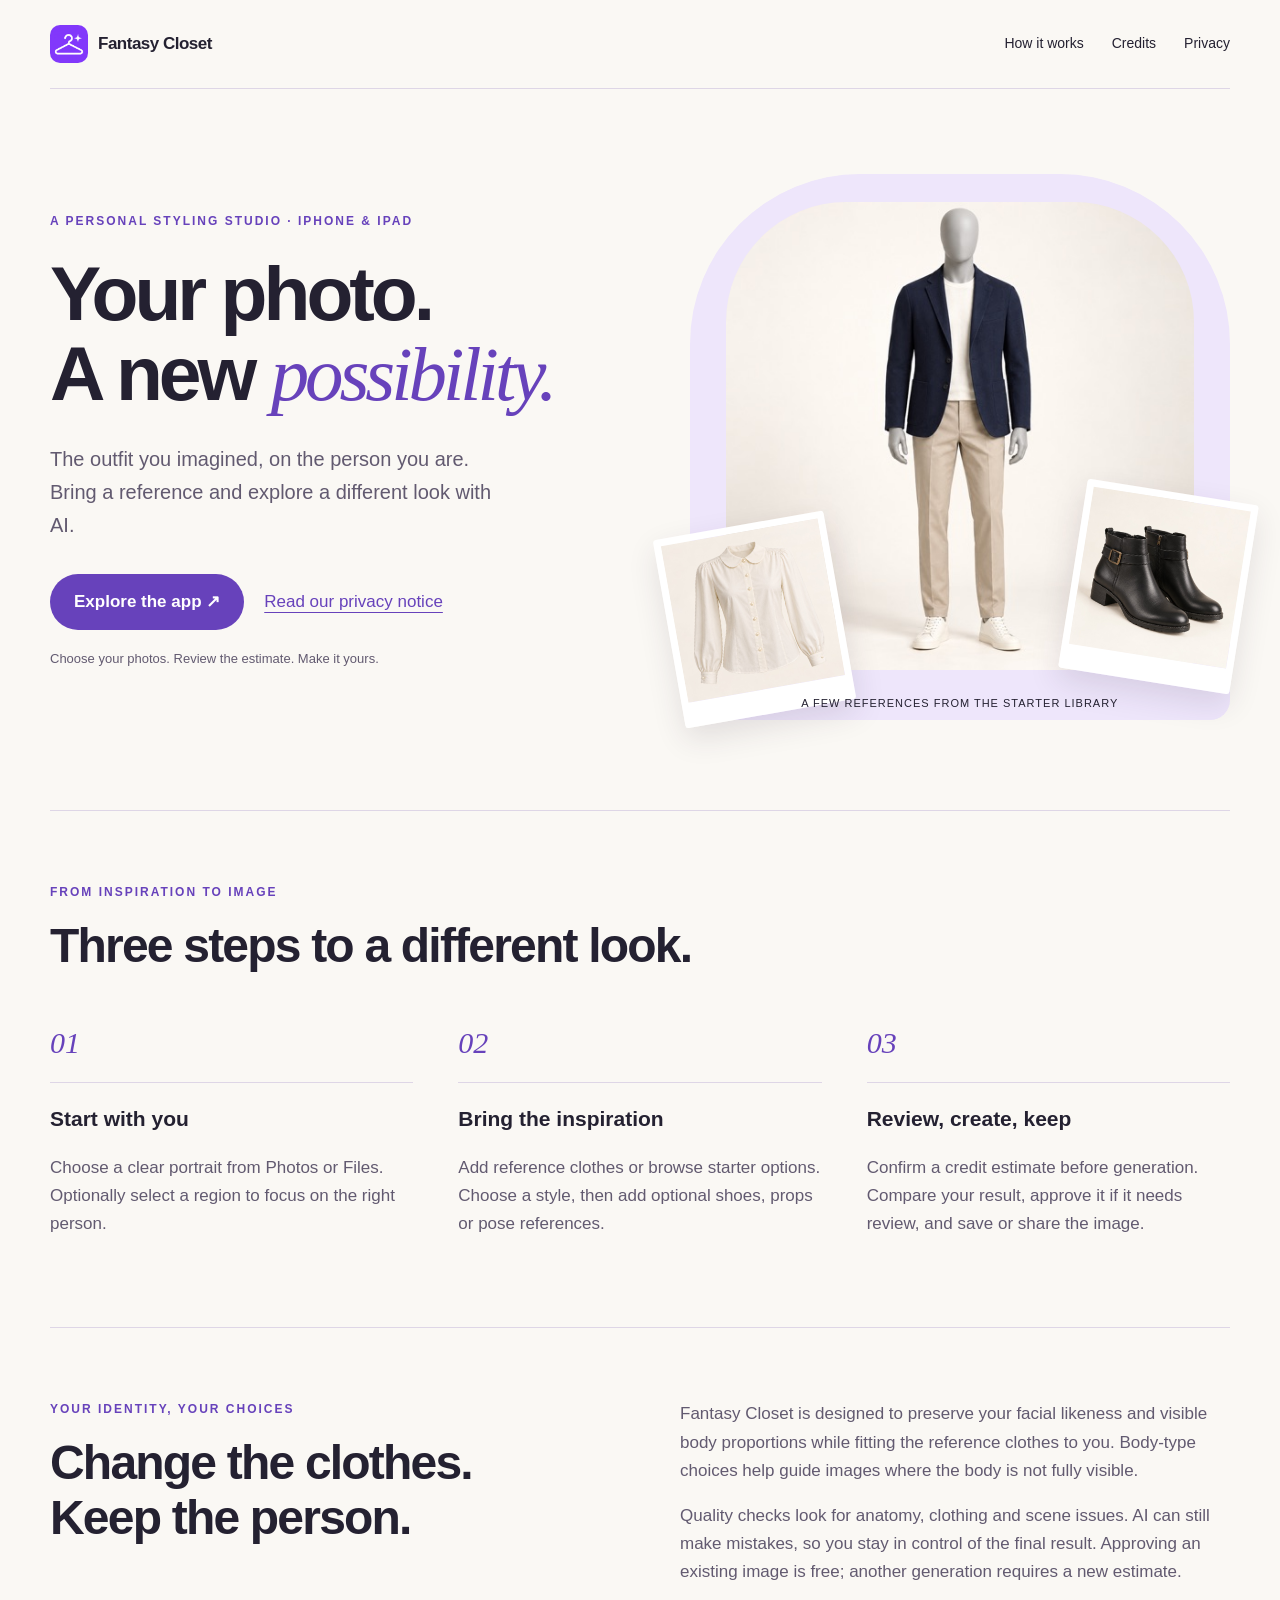
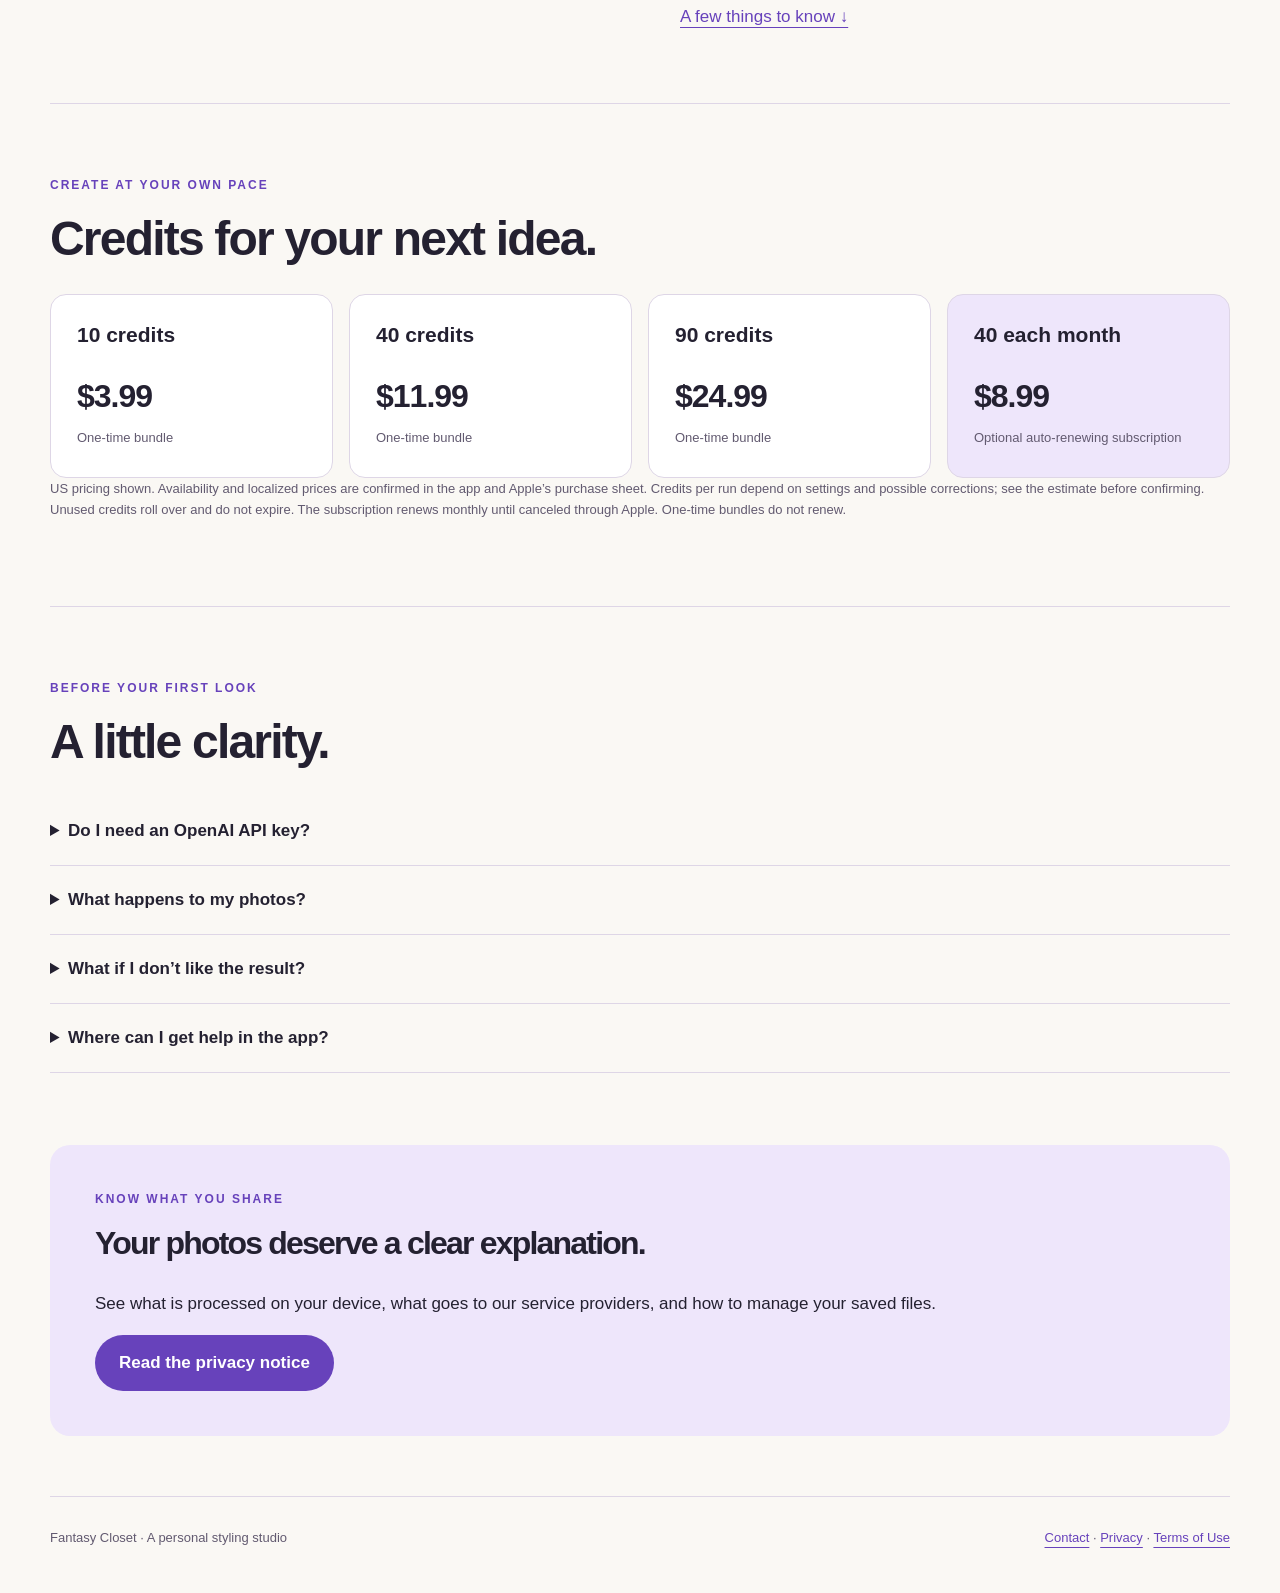
<file: FantasyCloset/index.html>
<!doctype html><html lang="en"><head><meta charset="utf-8"><meta name="viewport" content="width=device-width,initial-scale=1"><title>Fantasy Closet — Your photo. A new possibility.</title><meta name="description" content="Explore new outfits with Fantasy Closet for iPhone and iPad. Choose your portrait, add reference clothes, and review a credit estimate before creating."><link rel="icon" href="assets/logo.png"><link rel="stylesheet" href="style.css"></head><body><a class="skip" href="#main">Skip to content</a><header><a class="brand" href="index.html"><img src="assets/logo.png" alt="">Fantasy Closet</a><nav aria-label="Main navigation"><a href="#how">How it works</a><a href="#credits">Credits</a><a href="privacy.html">Privacy</a></nav></header><main id="main"><section class="hero"><div><div class="eyebrow">A personal styling studio · iPhone & iPad</div><h1>Your photo.<br>A new <em>possibility.</em></h1><p class="intro">The outfit you imagined, on the person you are. Bring a reference and explore a different look with AI.</p><div class="actions"><a class="button" href="#how">Explore the app <span aria-hidden="true">↗</span></a><a href="privacy.html">Read our privacy notice</a></div><p class="small">Choose your photos. Review the estimate. Make it yours.</p></div><div class="board"><img class="main-look" src="assets/ref_outfit_city.jpg" width="512" height="512" alt="Starter reference: navy blazer, cream trousers and white shoes on a mannequin"><img class="sample blouse" src="assets/ref_top_blouse.jpg" width="512" height="512" alt="Blouse starter reference"><img class="sample boots" src="assets/ref_shoes_boots.jpg" width="512" height="512" alt="Boots starter reference"><span class="board-caption">A few references from the starter library</span></div></section><section class="section" id="how"><div class="eyebrow">From inspiration to image</div><h2>Three steps to a different look.</h2><div class="steps"><article><span class="number">01</span><h3>Start with you</h3><p>Choose a clear portrait from Photos or Files. Optionally select a region to focus on the right person.</p></article><article><span class="number">02</span><h3>Bring the inspiration</h3><p>Add reference clothes or browse starter options. Choose a style, then add optional shoes, props or pose references.</p></article><article><span class="number">03</span><h3>Review, create, keep</h3><p>Confirm a credit estimate before generation. Compare your result, approve it if it needs review, and save or share the image.</p></article></div></section><section class="section split"><div><div class="eyebrow">Your identity, your choices</div><h2>Change the clothes.<br>Keep the person.</h2></div><div><p>Fantasy Closet is designed to preserve your facial likeness and visible body proportions while fitting the reference clothes to you. Body-type choices help guide images where the body is not fully visible.</p><p>Quality checks look for anatomy, clothing and scene issues. AI can still make mistakes, so you stay in control of the final result. Approving an existing image is free; another generation requires a new estimate.</p><a href="#questions">A few things to know ↓</a></div></section><section class="section" id="credits"><div class="eyebrow">Create at your own pace</div><h2>Credits for your next idea.</h2><div class="pricing"><article class="price"><h3>10 credits</h3><strong>$3.99</strong><span>One-time bundle</span></article><article class="price"><h3>40 credits</h3><strong>$11.99</strong><span>One-time bundle</span></article><article class="price"><h3>90 credits</h3><strong>$24.99</strong><span>One-time bundle</span></article><article class="price"><h3>40 each month</h3><strong>$8.99</strong><span>Optional auto-renewing subscription</span></article></div><p class="small">US pricing shown. Availability and localized prices are confirmed in the app and Apple’s purchase sheet. Credits per run depend on settings and possible corrections; see the estimate before confirming. Unused credits roll over and do not expire. The subscription renews monthly until canceled through Apple. One-time bundles do not renew.</p></section><section class="section" id="questions"><div class="eyebrow">Before your first look</div><h2>A little clarity.</h2><details><summary>Do I need an OpenAI API key?</summary><p>No. The app connects through the Fantasy Closet backend. You do not need to enter an API key or sign in with an email to start using the app.</p></details><details><summary>What happens to my photos?</summary><p>Selected images and instructions are sent to our backend and OpenAI when you request generation or review. Results and run files are also saved on your device. Our <a href="privacy.html">privacy notice</a> explains processing, temporary recovery storage and your choices.</p></details><details><summary>What if I don’t like the result?</summary><p>You can keep an existing result without another generation charge. A new run has its own estimate and can spend additional credits after confirmation. Previous generated images are not refunded just because you choose to try again.</p></details><details><summary>Where can I get help in the app?</summary><p>The first-launch tutorial walks through the basics. Replay it from Settings → Tutorial & help or the floating question-mark button. You can hide that button and still access the tutorial in Settings.</p></details></section><section class="privacy-banner"><div class="eyebrow">Know what you share</div><h2>Your photos deserve a clear explanation.</h2><p>See what is processed on your device, what goes to our service providers, and how to manage your saved files.</p><a class="button" href="privacy.html">Read the privacy notice</a></section></main><footer><span>Fantasy Closet · A personal styling studio</span><span><a href="mailto:kelpieklaws@gmail.com">Contact</a> · <a href="privacy.html">Privacy</a> · <a href="https://www.apple.com/legal/internet-services/itunes/dev/stdeula/">Terms of Use</a></span></footer></body></html>
</file>
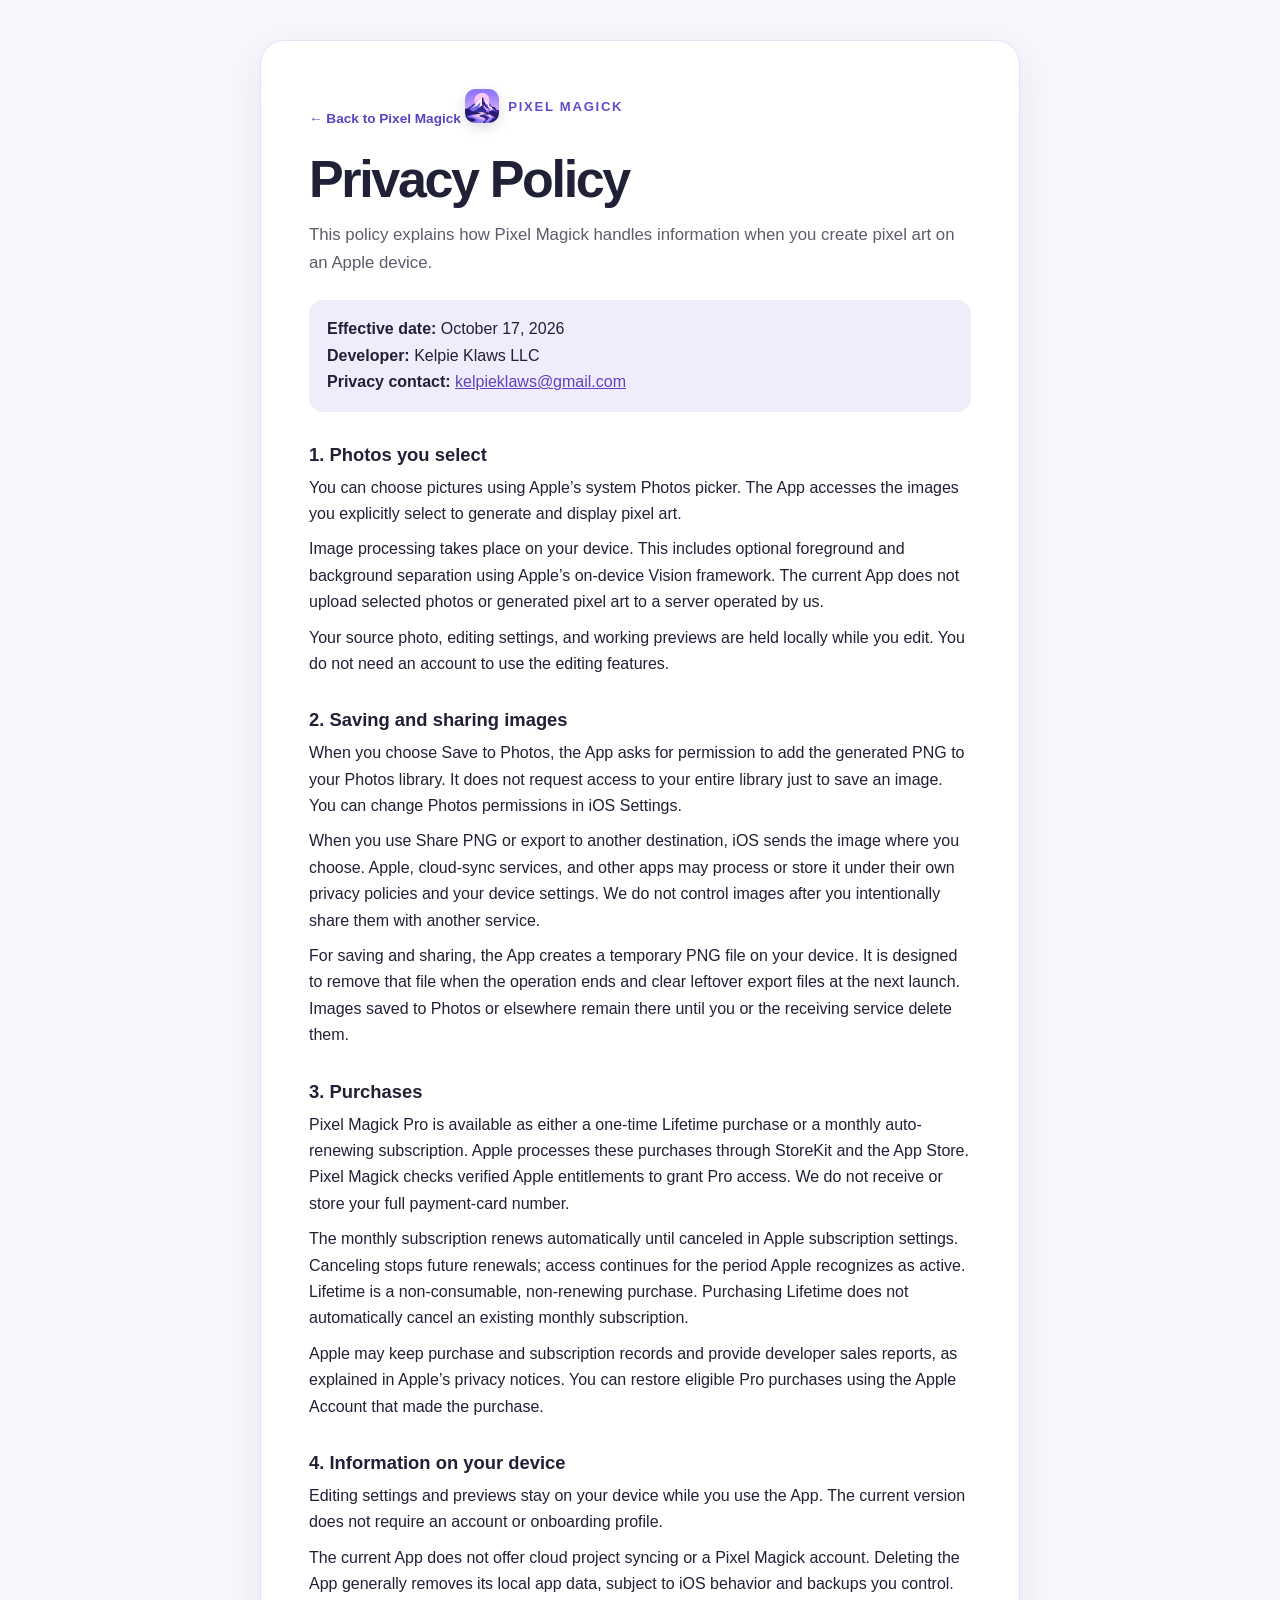
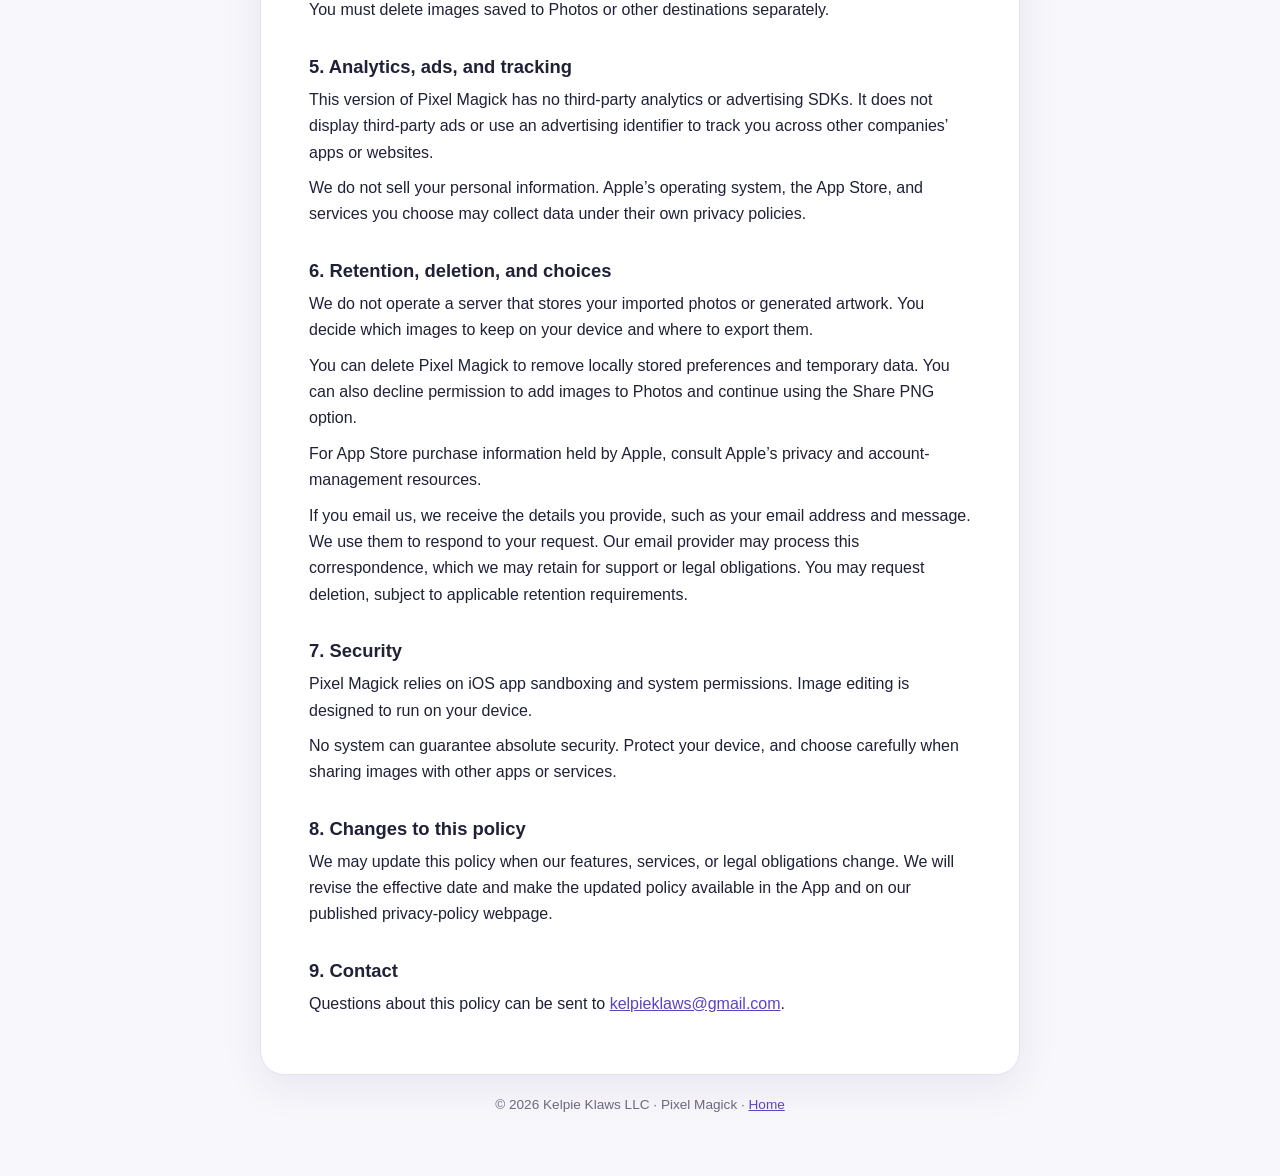
<file: privacy.html>
<!doctype html>
<html lang="en">
<head>
  <meta charset="utf-8">
  <meta name="viewport" content="width=device-width, initial-scale=1">
  <meta name="color-scheme" content="light dark">
  <title>Privacy Policy — Pixel Magick</title>
  <meta name="description" content="Pixel Magick privacy policy: on-device photo editing, local image processing, PNG exports, and Apple-managed Pro purchases.">
  <style>
    :root {
      font-family: -apple-system, BlinkMacSystemFont, "Segoe UI", sans-serif;
      color: #202037;
      background: #f8f7fc;
    }
    body { margin: 0; }
    main { max-width: 760px; margin: 0 auto; padding: 40px 22px 64px; }
    article {
      padding: clamp(24px, 5vw, 48px);
      background: #fff;
      border: 1px solid #e5e1f2;
      border-radius: 24px;
      box-shadow: 0 12px 40px rgb(45 34 92 / 8%);
    }
    .brand {
      display: inline-flex;
      align-items: center;
      gap: 9px;
      margin-bottom: 24px;
      color: #644ad1;
      font-size: .82rem;
      font-weight: 800;
      letter-spacing: .13em;
    }
    .mark {
      display: grid;
      grid-template-columns: repeat(3, 7px);
      gap: 2px;
    }
    .mark span { width: 7px; height: 7px; background: #644ad1; border-radius: 2px; }
    .mark span:nth-child(5) { grid-column: 1; }
    .mark span:nth-child(6) { grid-column: 1; }
    h1 { margin: 0 0 12px; font-size: clamp(2rem, 6vw, 3.25rem); letter-spacing: -.045em; }
    h2 { margin: 32px 0 9px; font-size: 1.15rem; }
    p { margin: 9px 0; line-height: 1.65; }
    .intro { color: #5e5b6d; font-size: 1.05rem; }
    .meta {
      margin: 24px 0 4px;
      padding: 16px 18px;
      background: #f0ecfb;
      border-radius: 14px;
      line-height: 1.65;
    }
    a { color: #5c43c3; }
    footer { margin-top: 22px; color: #6d687c; text-align: center; font-size: .85rem; }
    @media (prefers-color-scheme: dark) {
      :root { color: #f5f2ff; background: #11111a; }
      article { background: #1c1b28; border-color: #363246; box-shadow: none; }
      .intro, footer { color: #bbb5ca; }
      .meta { background: #29243d; }
      a, .brand { color: #b8a8ff; }
      .mark span { background: #b8a8ff; }
    }
    .back-home {display:inline-block;margin-bottom:23px;font-size:.85rem;font-weight:700;text-decoration:none}
    .brand-icon {width:34px;height:34px;border-radius:10px;box-shadow:0 5px 12px rgb(26 20 54 / 14%)}
    .back-home:hover {text-decoration:underline}
    a:focus-visible {outline:3px solid #a998ff;outline-offset:3px}
  </style>
</head>
<body>
  <main>
    <article>
      <a class="back-home" href="index.html" aria-label="Back to Pixel Magick website">← Back to Pixel Magick</a>
      <div class="brand" aria-label="Pixel Magick">
        <img class="brand-icon" src="icon.png" alt="Pixel Magick app icon">
        PIXEL MAGICK
      </div>

      <h1>Privacy Policy</h1>
      <p class="intro">This policy explains how Pixel Magick handles information when you create pixel art on an Apple device.</p>

      <div class="meta">
        <strong>Effective date:</strong> October 17, 2026<br>
        <strong>Developer:</strong> Kelpie Klaws LLC<br>
        <strong>Privacy contact:</strong> <a href="mailto:kelpieklaws@gmail.com">kelpieklaws@gmail.com</a>
      </div>

      <h2>1. Photos you select</h2>
      <p>You can choose pictures using Apple’s system Photos picker. The App accesses the images you explicitly select to generate and display pixel art.</p>
      <p>Image processing takes place on your device. This includes optional foreground and background separation using Apple’s on-device Vision framework. The current App does not upload selected photos or generated pixel art to a server operated by us.</p>
      <p>Your source photo, editing settings, and working previews are held locally while you edit. You do not need an account to use the editing features.</p>

      <h2>2. Saving and sharing images</h2>
      <p>When you choose Save to Photos, the App asks for permission to add the generated PNG to your Photos library. It does not request access to your entire library just to save an image. You can change Photos permissions in iOS Settings.</p>
      <p>When you use Share PNG or export to another destination, iOS sends the image where you choose. Apple, cloud-sync services, and other apps may process or store it under their own privacy policies and your device settings. We do not control images after you intentionally share them with another service.</p>
      <p>For saving and sharing, the App creates a temporary PNG file on your device. It is designed to remove that file when the operation ends and clear leftover export files at the next launch. Images saved to Photos or elsewhere remain there until you or the receiving service delete them.</p>

      <h2>3. Purchases</h2>
      <p>Pixel Magick Pro is available as either a one-time Lifetime purchase or a monthly auto-renewing subscription. Apple processes these purchases through StoreKit and the App Store. Pixel Magick checks verified Apple entitlements to grant Pro access. We do not receive or store your full payment-card number.</p>
      <p>The monthly subscription renews automatically until canceled in Apple subscription settings. Canceling stops future renewals; access continues for the period Apple recognizes as active. Lifetime is a non-consumable, non-renewing purchase. Purchasing Lifetime does not automatically cancel an existing monthly subscription.</p>
      <p>Apple may keep purchase and subscription records and provide developer sales reports, as explained in Apple’s privacy notices. You can restore eligible Pro purchases using the Apple Account that made the purchase.</p>

      <h2>4. Information on your device</h2>
      <p>Editing settings and previews stay on your device while you use the App. The current version does not require an account or onboarding profile.</p>
      <p>The current App does not offer cloud project syncing or a Pixel Magick account. Deleting the App generally removes its local app data, subject to iOS behavior and backups you control. You must delete images saved to Photos or other destinations separately.</p>

      <h2>5. Analytics, ads, and tracking</h2>
      <p>This version of Pixel Magick has no third-party analytics or advertising SDKs. It does not display third-party ads or use an advertising identifier to track you across other companies’ apps or websites.</p>
      <p>We do not sell your personal information. Apple’s operating system, the App Store, and services you choose may collect data under their own privacy policies.</p>

      <h2>6. Retention, deletion, and choices</h2>
      <p>We do not operate a server that stores your imported photos or generated artwork. You decide which images to keep on your device and where to export them.</p>
      <p>You can delete Pixel Magick to remove locally stored preferences and temporary data. You can also decline permission to add images to Photos and continue using the Share PNG option.</p>
      <p>For App Store purchase information held by Apple, consult Apple’s privacy and account-management resources.</p>
      <p>If you email us, we receive the details you provide, such as your email address and message. We use them to respond to your request. Our email provider may process this correspondence, which we may retain for support or legal obligations. You may request deletion, subject to applicable retention requirements.</p>

      <h2>7. Security</h2>
      <p>Pixel Magick relies on iOS app sandboxing and system permissions. Image editing is designed to run on your device.</p>
      <p>No system can guarantee absolute security. Protect your device, and choose carefully when sharing images with other apps or services.</p>

      <h2>8. Changes to this policy</h2>
      <p>We may update this policy when our features, services, or legal obligations change. We will revise the effective date and make the updated policy available in the App and on our published privacy-policy webpage.</p>

      <h2>9. Contact</h2>
      <p>Questions about this policy can be sent to <a href="mailto:kelpieklaws@gmail.com">kelpieklaws@gmail.com</a>.</p>
    </article>
    <footer>© 2026 Kelpie Klaws LLC · Pixel Magick · <a href="index.html">Home</a></footer>
  </main>
</body>
</html>
</file>
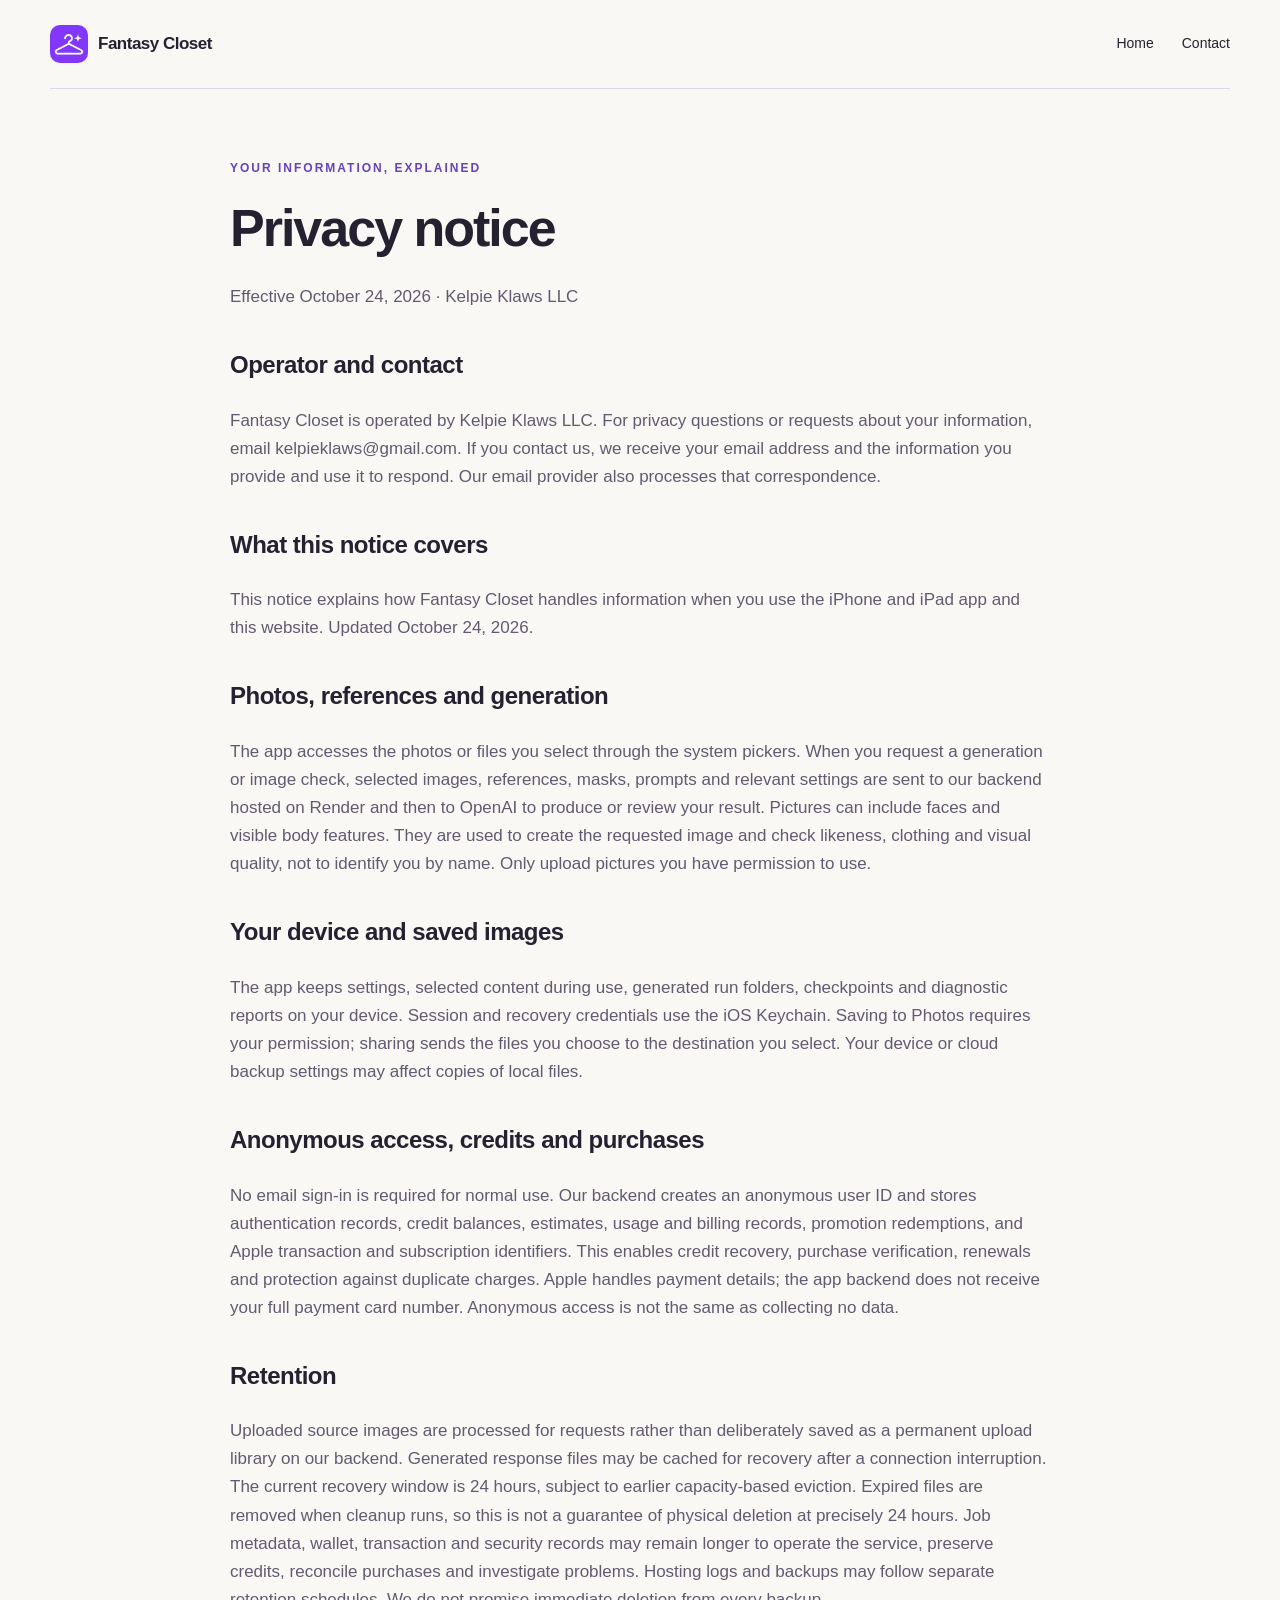
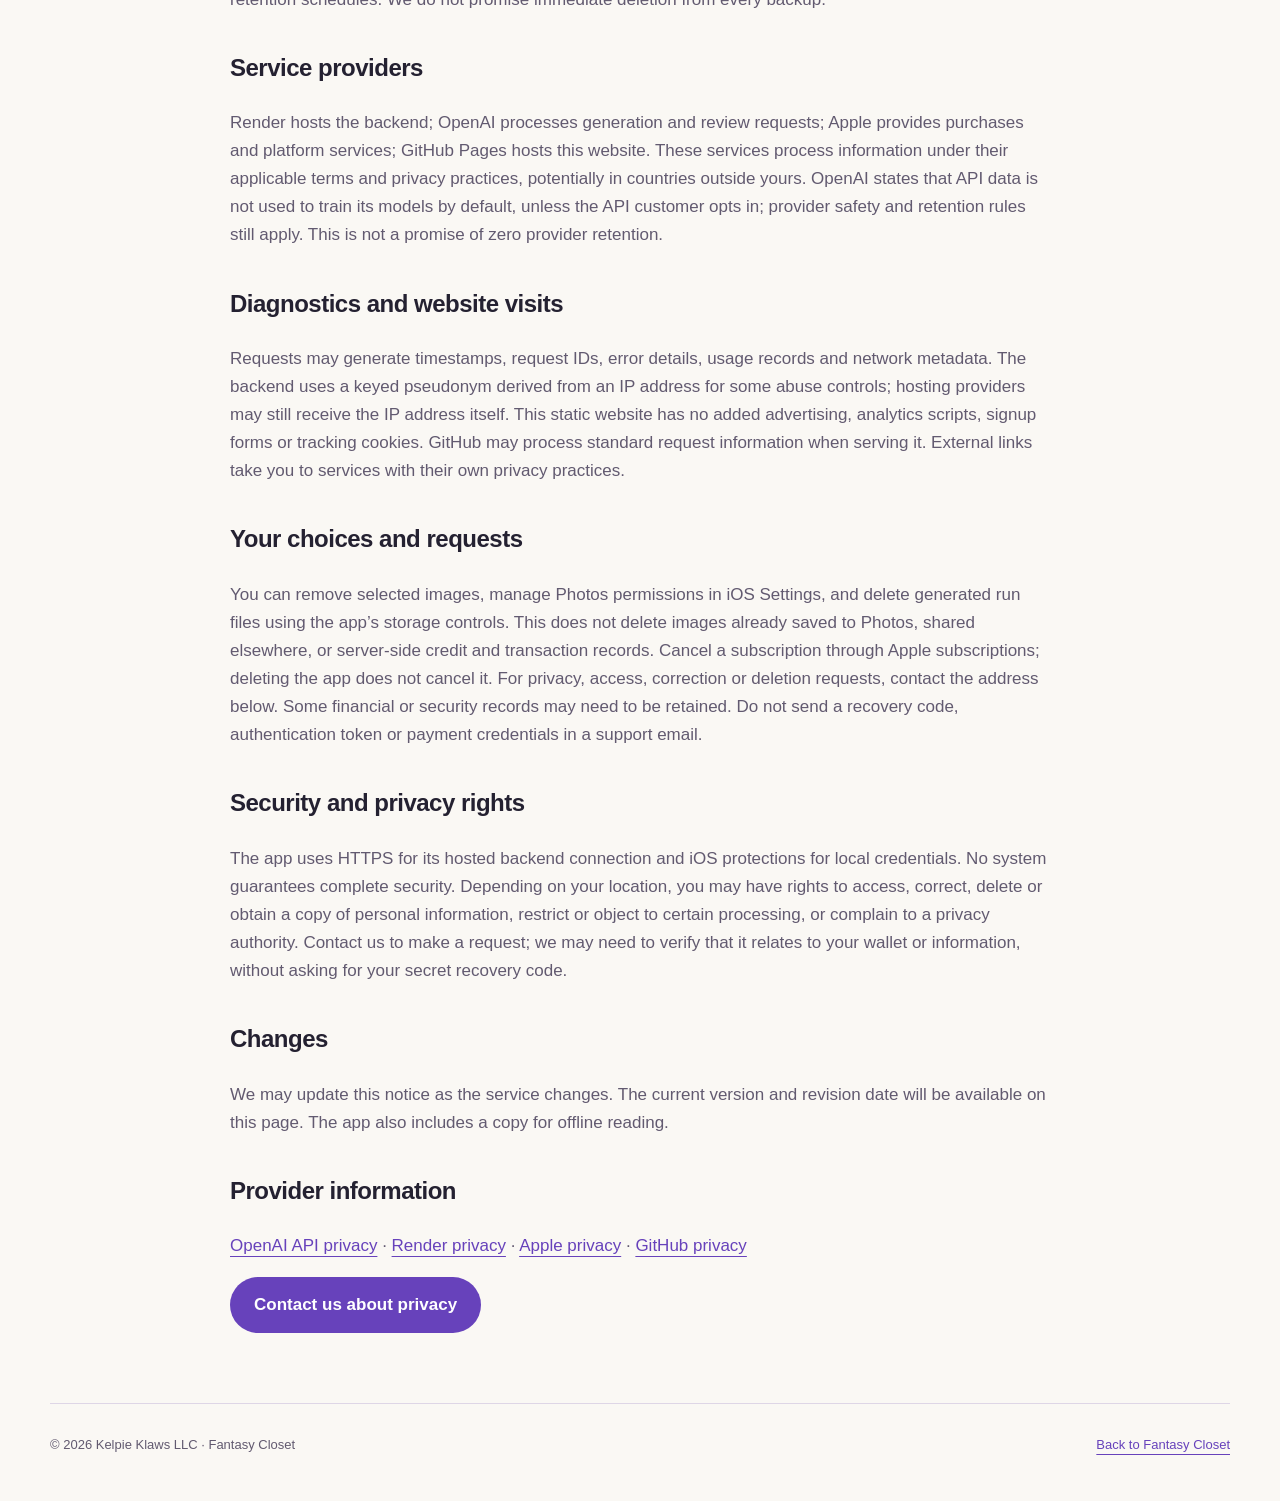
<file: FantasyCloset/privacy.html>
<!doctype html><html lang="en"><head><meta charset="utf-8"><meta name="viewport" content="width=device-width,initial-scale=1"><title>Privacy Notice — Fantasy Closet</title><meta name="description" content="How Fantasy Closet processes selected photos, AI requests, credit records and saved files, and how to contact us about privacy."><link rel="icon" href="assets/logo.png"><link rel="stylesheet" href="style.css"></head><body><a class="skip" href="#main">Skip to content</a><header><a class="brand" href="index.html"><img src="assets/logo.png" alt="">Fantasy Closet</a><nav aria-label="Main navigation"><a href="index.html">Home</a><a href="mailto:kelpieklaws@gmail.com">Contact</a></nav></header><main id="main"><article class="legal"><div class="eyebrow">Your information, explained</div><h1>Privacy notice</h1><p>Effective October 24, 2026 · Kelpie Klaws LLC</p><section><h2>Operator and contact</h2><p>Fantasy Closet is operated by Kelpie Klaws LLC. For privacy questions or requests about your information, email kelpieklaws@gmail.com. If you contact us, we receive your email address and the information you provide and use it to respond. Our email provider also processes that correspondence.</p></section><section><h2>What this notice covers</h2><p>This notice explains how Fantasy Closet handles information when you use the iPhone and iPad app and this website. Updated October 24, 2026.</p></section><section><h2>Photos, references and generation</h2><p>The app accesses the photos or files you select through the system pickers. When you request a generation or image check, selected images, references, masks, prompts and relevant settings are sent to our backend hosted on Render and then to OpenAI to produce or review your result. Pictures can include faces and visible body features. They are used to create the requested image and check likeness, clothing and visual quality, not to identify you by name. Only upload pictures you have permission to use.</p></section><section><h2>Your device and saved images</h2><p>The app keeps settings, selected content during use, generated run folders, checkpoints and diagnostic reports on your device. Session and recovery credentials use the iOS Keychain. Saving to Photos requires your permission; sharing sends the files you choose to the destination you select. Your device or cloud backup settings may affect copies of local files.</p></section><section><h2>Anonymous access, credits and purchases</h2><p>No email sign-in is required for normal use. Our backend creates an anonymous user ID and stores authentication records, credit balances, estimates, usage and billing records, promotion redemptions, and Apple transaction and subscription identifiers. This enables credit recovery, purchase verification, renewals and protection against duplicate charges. Apple handles payment details; the app backend does not receive your full payment card number. Anonymous access is not the same as collecting no data.</p></section><section><h2>Retention</h2><p>Uploaded source images are processed for requests rather than deliberately saved as a permanent upload library on our backend. Generated response files may be cached for recovery after a connection interruption. The current recovery window is 24 hours, subject to earlier capacity-based eviction. Expired files are removed when cleanup runs, so this is not a guarantee of physical deletion at precisely 24 hours. Job metadata, wallet, transaction and security records may remain longer to operate the service, preserve credits, reconcile purchases and investigate problems. Hosting logs and backups may follow separate retention schedules. We do not promise immediate deletion from every backup.</p></section><section><h2>Service providers</h2><p>Render hosts the backend; OpenAI processes generation and review requests; Apple provides purchases and platform services; GitHub Pages hosts this website. These services process information under their applicable terms and privacy practices, potentially in countries outside yours. OpenAI states that API data is not used to train its models by default, unless the API customer opts in; provider safety and retention rules still apply. This is not a promise of zero provider retention.</p></section><section><h2>Diagnostics and website visits</h2><p>Requests may generate timestamps, request IDs, error details, usage records and network metadata. The backend uses a keyed pseudonym derived from an IP address for some abuse controls; hosting providers may still receive the IP address itself. This static website has no added advertising, analytics scripts, signup forms or tracking cookies. GitHub may process standard request information when serving it. External links take you to services with their own privacy practices.</p></section><section><h2>Your choices and requests</h2><p>You can remove selected images, manage Photos permissions in iOS Settings, and delete generated run files using the app’s storage controls. This does not delete images already saved to Photos, shared elsewhere, or server-side credit and transaction records. Cancel a subscription through Apple subscriptions; deleting the app does not cancel it. For privacy, access, correction or deletion requests, contact the address below. Some financial or security records may need to be retained. Do not send a recovery code, authentication token or payment credentials in a support email.</p></section><section><h2>Security and privacy rights</h2><p>The app uses HTTPS for its hosted backend connection and iOS protections for local credentials. No system guarantees complete security. Depending on your location, you may have rights to access, correct, delete or obtain a copy of personal information, restrict or object to certain processing, or complain to a privacy authority. Contact us to make a request; we may need to verify that it relates to your wallet or information, without asking for your secret recovery code.</p></section><section><h2>Changes</h2><p>We may update this notice as the service changes. The current version and revision date will be available on this page. The app also includes a copy for offline reading.</p></section><section><h2>Provider information</h2><p><a href="https://openai.com/enterprise-privacy/">OpenAI API privacy</a> · <a href="https://render.com/privacy">Render privacy</a> · <a href="https://www.apple.com/legal/privacy/">Apple privacy</a> · <a href="https://docs.github.com/en/site-policy/privacy-policies/github-general-privacy-statement">GitHub privacy</a></p><p><a class="button" href="mailto:kelpieklaws@gmail.com">Contact us about privacy</a></p></section></article></main><footer><span>© 2026 Kelpie Klaws LLC · Fantasy Closet</span><a href="index.html">Back to Fantasy Closet</a></footer></body></html>
</file>
<file: FantasyCloset/style.css>
:root{--ink:#242131;--muted:#625a70;--purple:#6742bb;--pale:#eee6fb;--paper:#faf8f4;--line:#ded6e6}*{box-sizing:border-box}html{scroll-behavior:smooth}body{margin:0;background:var(--paper);color:var(--ink);font:17px/1.65 -apple-system,BlinkMacSystemFont,"Segoe UI",sans-serif}a{color:var(--purple);text-underline-offset:5px}a:focus-visible,summary:focus-visible{outline:3px solid var(--purple);outline-offset:5px}img{max-width:100%;height:auto;display:block}header,main,footer{width:min(1180px,calc(100% - 48px));margin:auto}header{display:flex;align-items:center;justify-content:space-between;gap:24px;padding:25px 0;border-bottom:1px solid var(--line)}.brand{display:flex;align-items:center;gap:10px;color:var(--ink);font-weight:750;text-decoration:none;letter-spacing:-.5px}.brand img{width:38px;height:38px;border-radius:10px}nav{display:flex;gap:28px;font-size:14px}nav a{text-decoration:none;color:var(--ink)}.hero{display:grid;grid-template-columns:1.05fr 1fr;gap:72px;align-items:center;padding:85px 0 90px}.eyebrow{font-size:12px;text-transform:uppercase;letter-spacing:2px;font-weight:700;color:var(--purple)}h1,h2,h3,p{margin-top:0}h1{font-size:clamp(48px,6vw,80px);line-height:1.04;letter-spacing:-4px;font-weight:600;margin:22px 0 28px}h1 em{font-family:Georgia,serif;font-weight:400;color:var(--purple)}.intro{max-width:460px;font-size:20px;color:var(--muted)}.actions{display:flex;gap:20px;align-items:center;flex-wrap:wrap;margin:32px 0 18px}.button{background:var(--purple);color:white;text-decoration:none;padding:14px 24px;border-radius:40px;display:inline-block;font-weight:600}.small{font-size:13px;color:var(--muted)}.board{position:relative;padding:28px 36px 50px;background:var(--pale);border-radius:170px 170px 20px 20px}.board .main-look{width:100%;border-radius:120px 120px 12px 12px}.sample{position:absolute;width:32%;border:7px solid white;border-bottom-width:25px;box-shadow:0 12px 30px #34244320;border-radius:3px}.boots{right:-15px;bottom:7%;transform:rotate(9deg)}.blouse{left:-22px;bottom:1%;transform:rotate(-10deg)}.board-caption{position:absolute;bottom:8px;left:0;width:100%;text-align:center;font-size:11px;letter-spacing:1px;text-transform:uppercase}.section{padding:72px 0;border-top:1px solid var(--line)}h2{font-size:clamp(30px,4vw,48px);letter-spacing:-1.8px;line-height:1.15;font-weight:600;margin:15px 0 28px}h3{font-size:21px;line-height:1.35}.steps{display:grid;grid-template-columns:repeat(3,1fr);gap:45px;margin-top:45px}.number{display:block;color:var(--purple);font-family:Georgia,serif;font-style:italic;font-size:30px;border-bottom:1px solid var(--line);padding-bottom:14px;margin-bottom:22px}.steps p,.split p{color:var(--muted)}.split{display:grid;grid-template-columns:1fr 1fr;gap:80px}.pricing{display:grid;grid-template-columns:repeat(4,1fr);gap:16px}.price{border:1px solid var(--line);padding:26px;border-radius:16px;background:white}.price:last-child{background:var(--pale)}.price strong{font-size:32px;display:block;letter-spacing:-1px}.price span{font-size:13px;color:var(--muted)}details{border-bottom:1px solid var(--line);padding:20px 0}summary{cursor:pointer;font-weight:600}details p{margin:18px 0 0;color:var(--muted);max-width:850px}.privacy-banner{padding:45px;background:var(--pale);border-radius:20px;margin-bottom:60px}.privacy-banner h2{font-size:32px}.legal{max-width:820px;margin:70px auto}.legal h1{font-size:52px;letter-spacing:-2px}.legal h2{font-size:24px;letter-spacing:-.5px;margin-top:40px}.legal p{color:var(--muted)}footer{display:flex;justify-content:space-between;gap:24px;border-top:1px solid var(--line);padding:30px 0 45px;font-size:13px;color:var(--muted)}.skip{position:absolute;left:16px;top:-70px;background:white;padding:10px;z-index:5}.skip:focus{top:5px}@media(max-width:760px){header,main,footer{width:calc(100% - 36px)}header{align-items:flex-start}nav{gap:12px;flex-wrap:wrap;justify-content:flex-end}.brand{font-size:15px;white-space:nowrap}.brand img{width:30px;height:30px}.hero{grid-template-columns:1fr;gap:40px;padding:50px 0}h1{letter-spacing:-2.5px}.board{max-width:420px;margin:0 20px}.steps,.split{grid-template-columns:1fr;gap:24px}.section{padding:45px 0}.pricing{grid-template-columns:1fr 1fr}.price{padding:20px}.price strong{font-size:28px}footer{flex-direction:column}.privacy-banner{padding:28px}.legal{margin:45px 0}.legal h1{font-size:42px}}@media(prefers-reduced-motion:reduce){html{scroll-behavior:auto}}

@media(max-width:480px){header{flex-direction:column;gap:16px}nav{justify-content:flex-start;gap:24px}.hero{padding-top:38px}.pricing{grid-template-columns:1fr 1fr}.price{padding:16px}.board{padding-left:20px;padding-right:20px}.board-caption{font-size:9px}}
</file>
